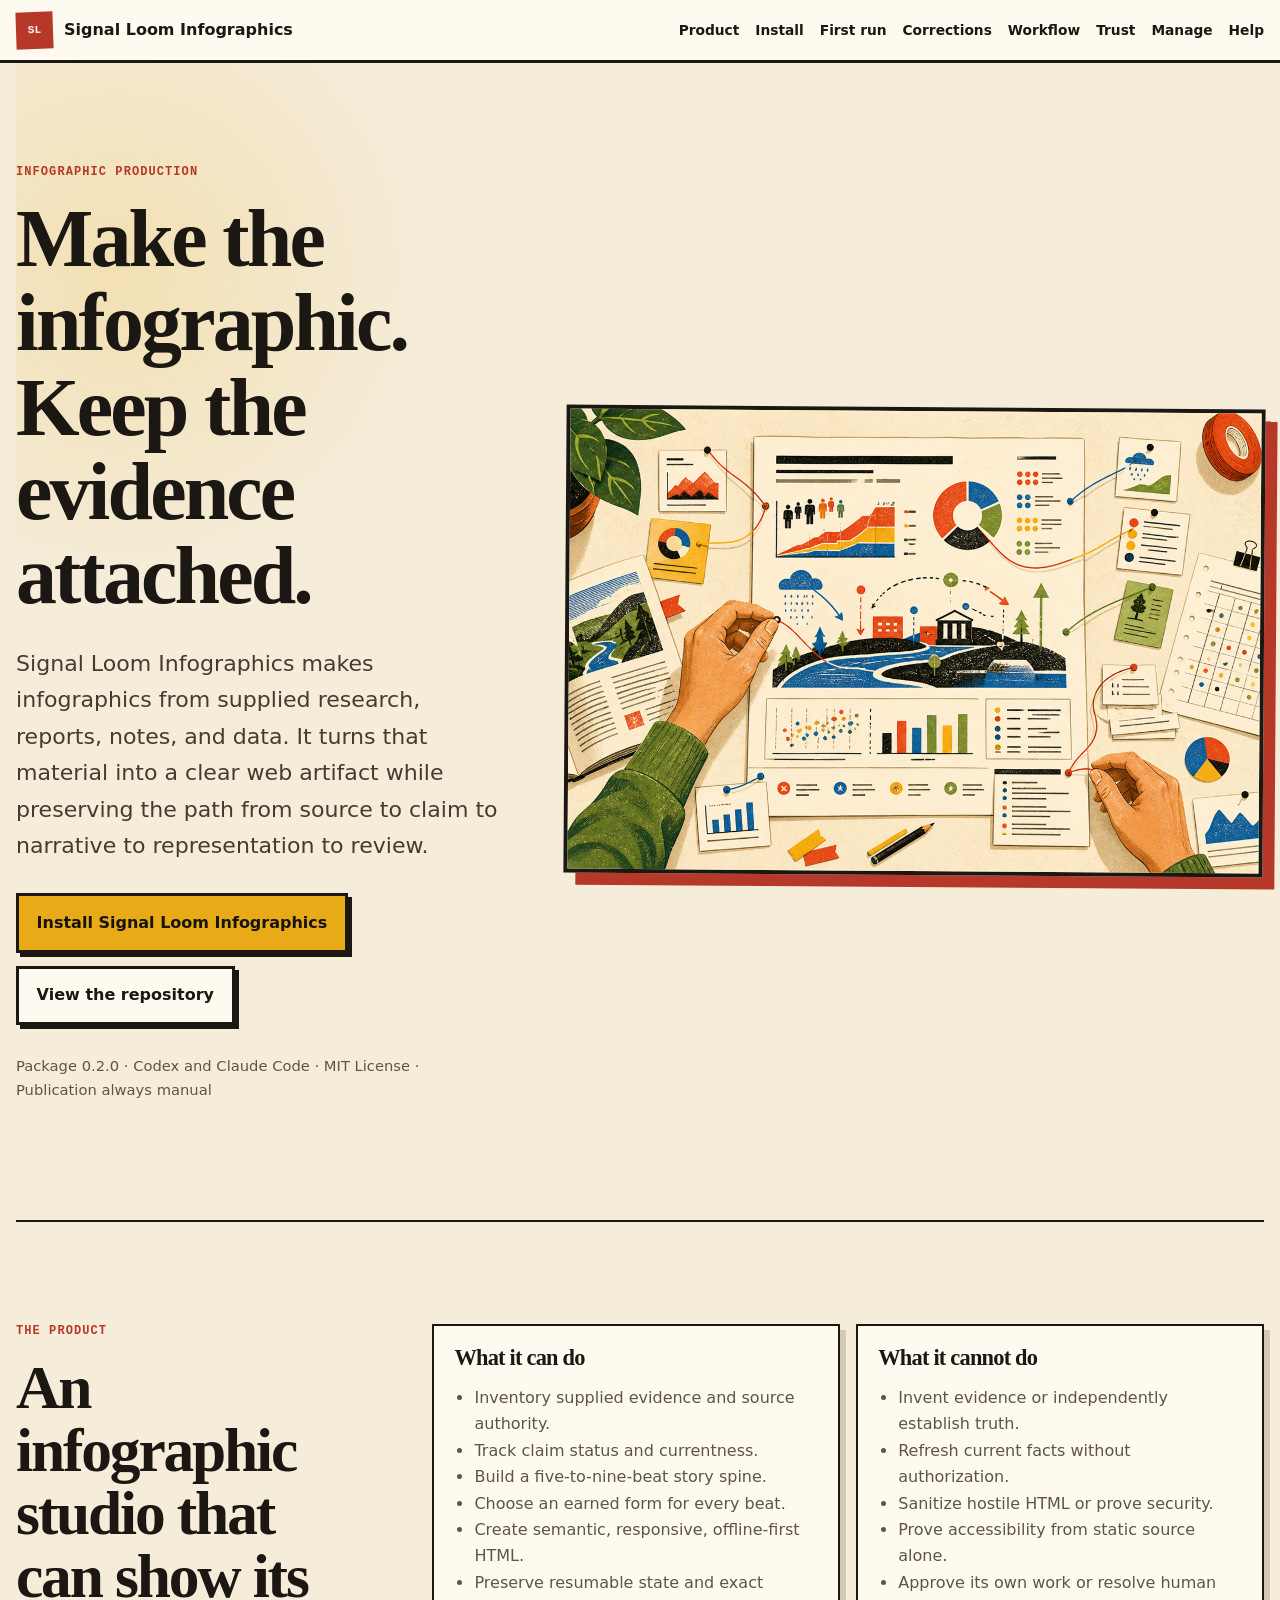
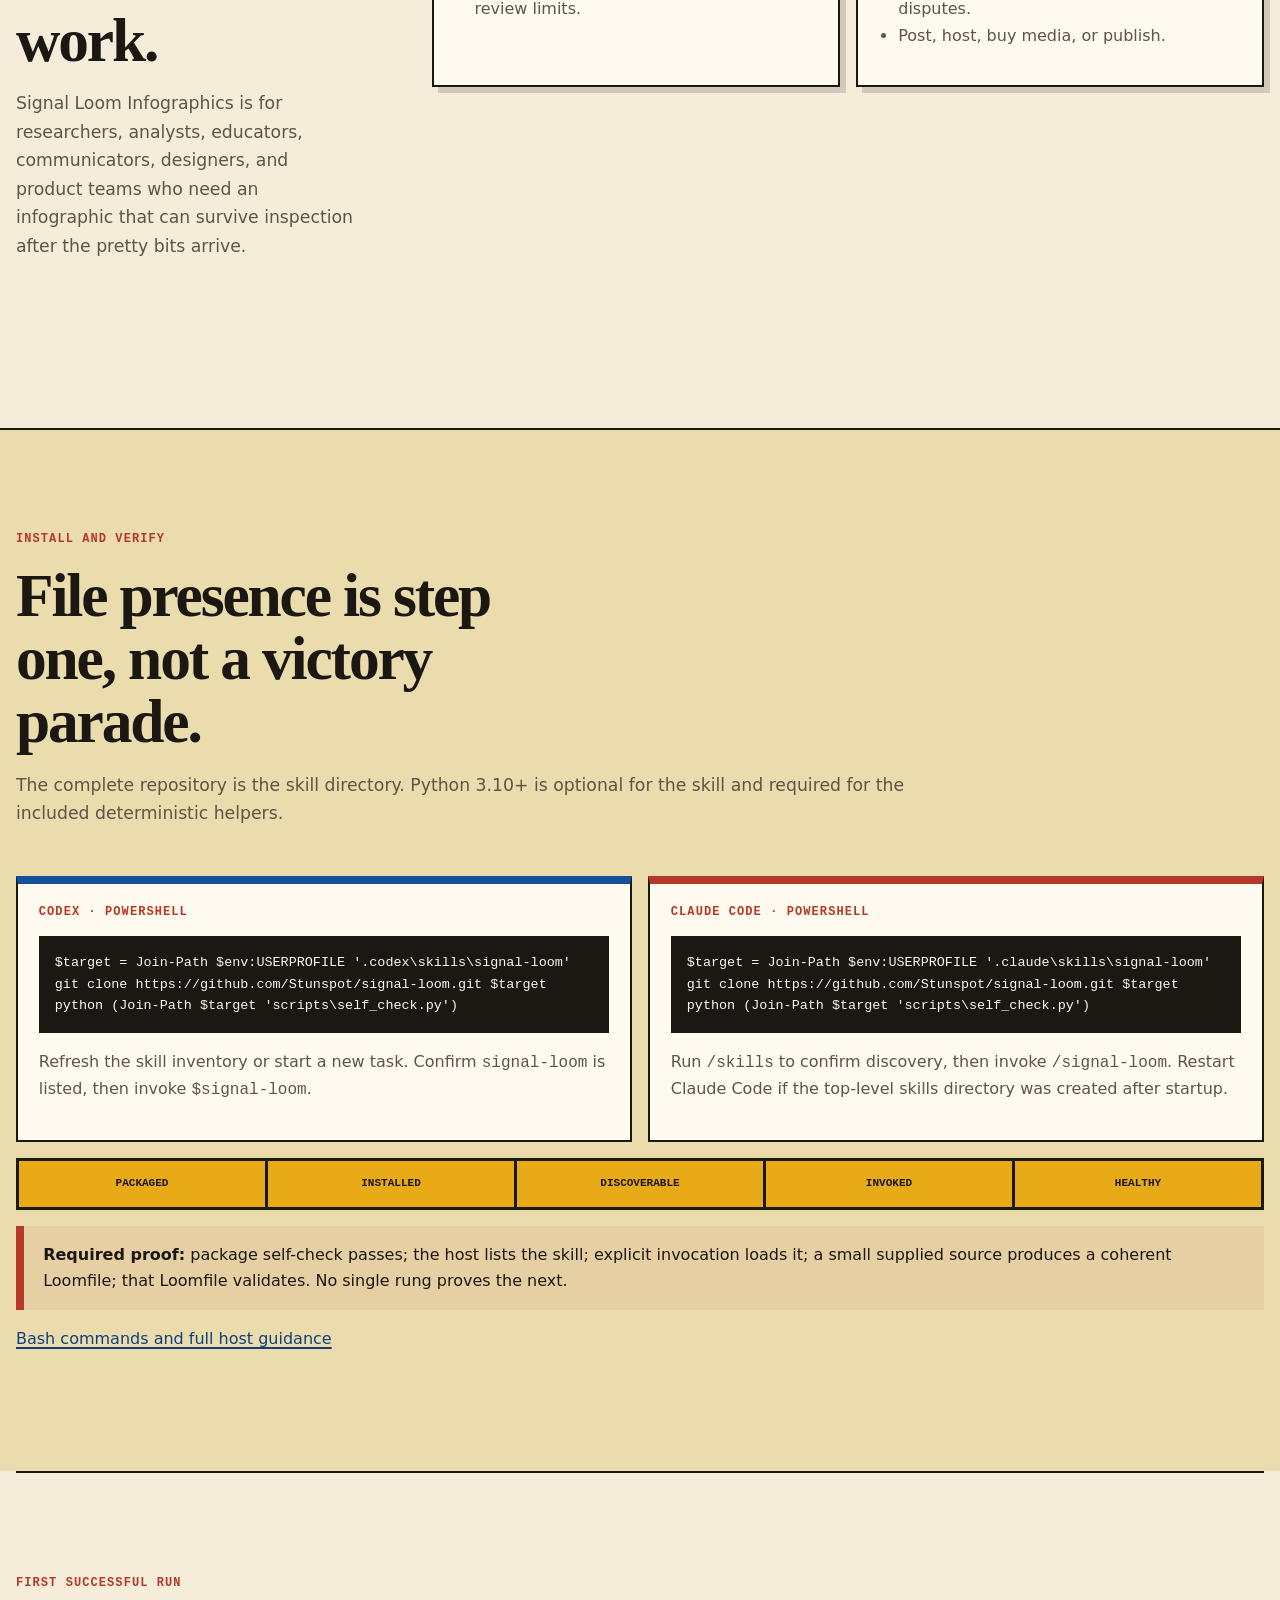
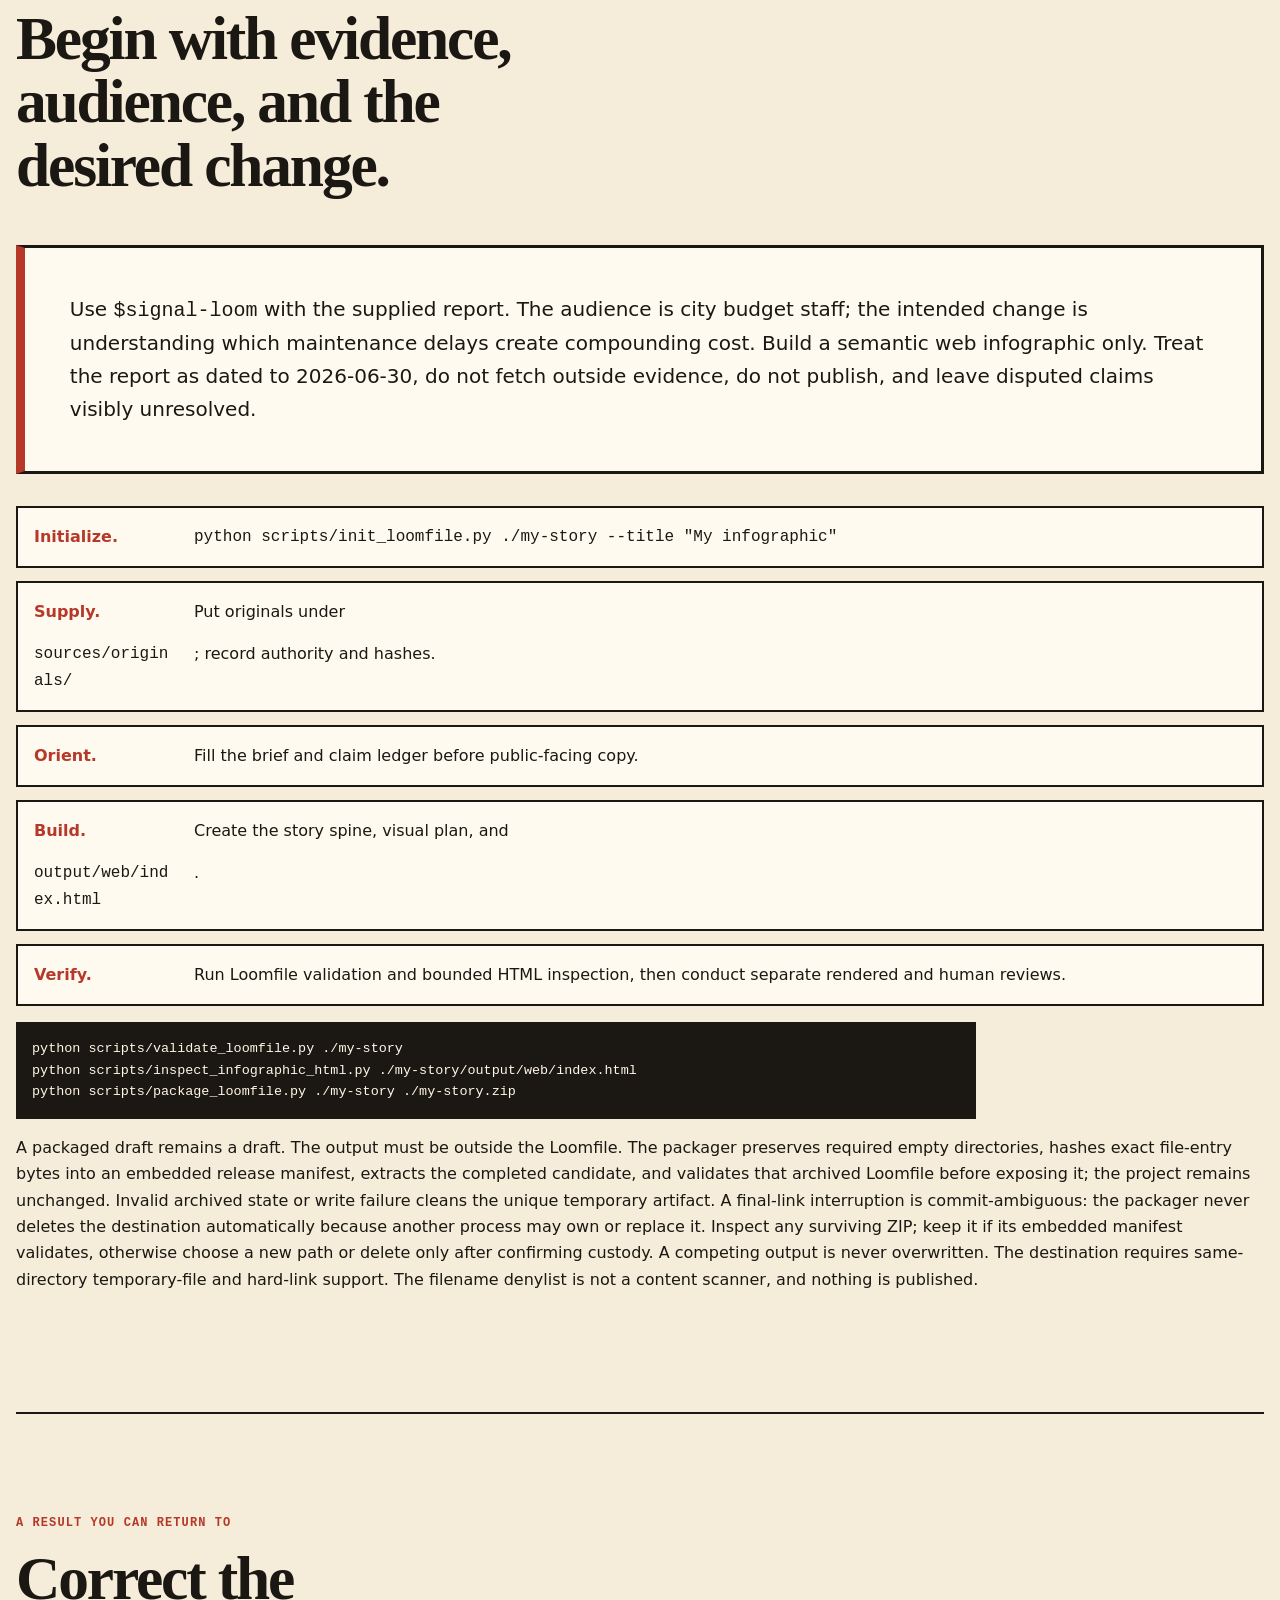
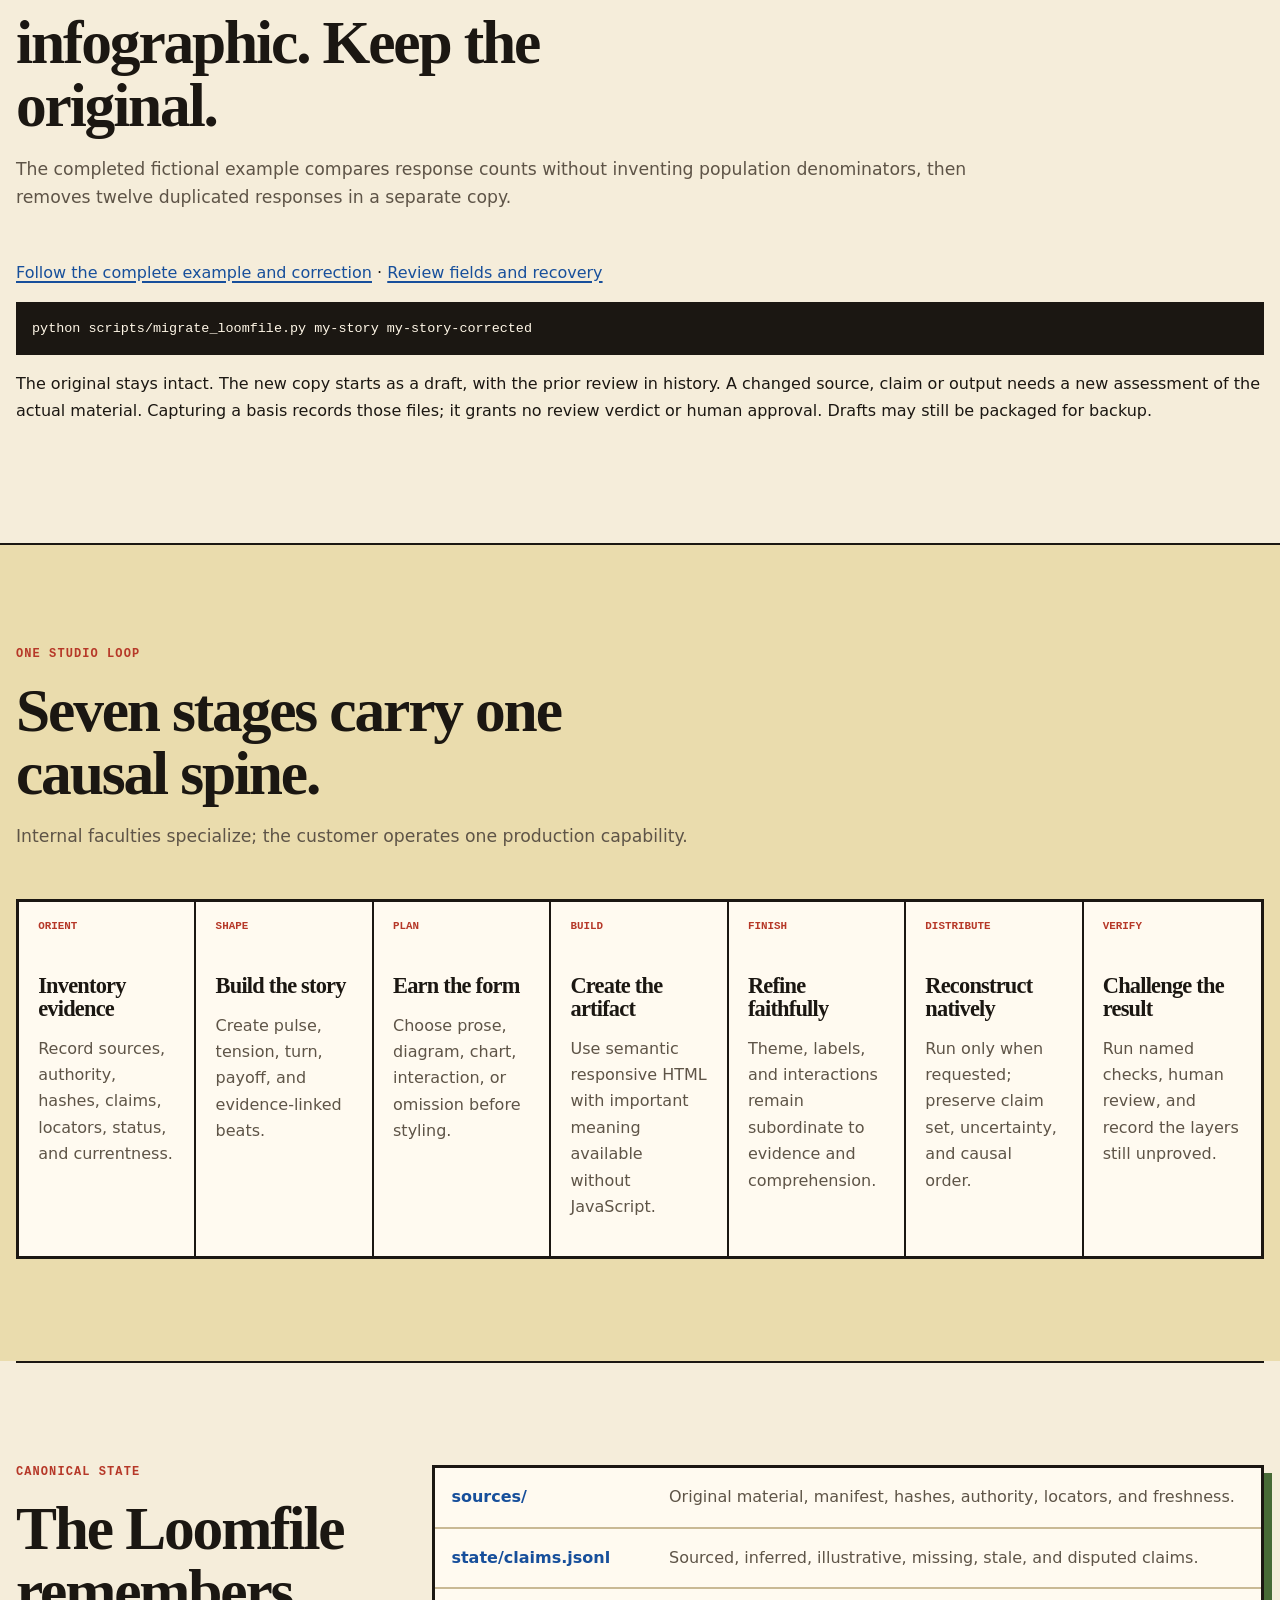
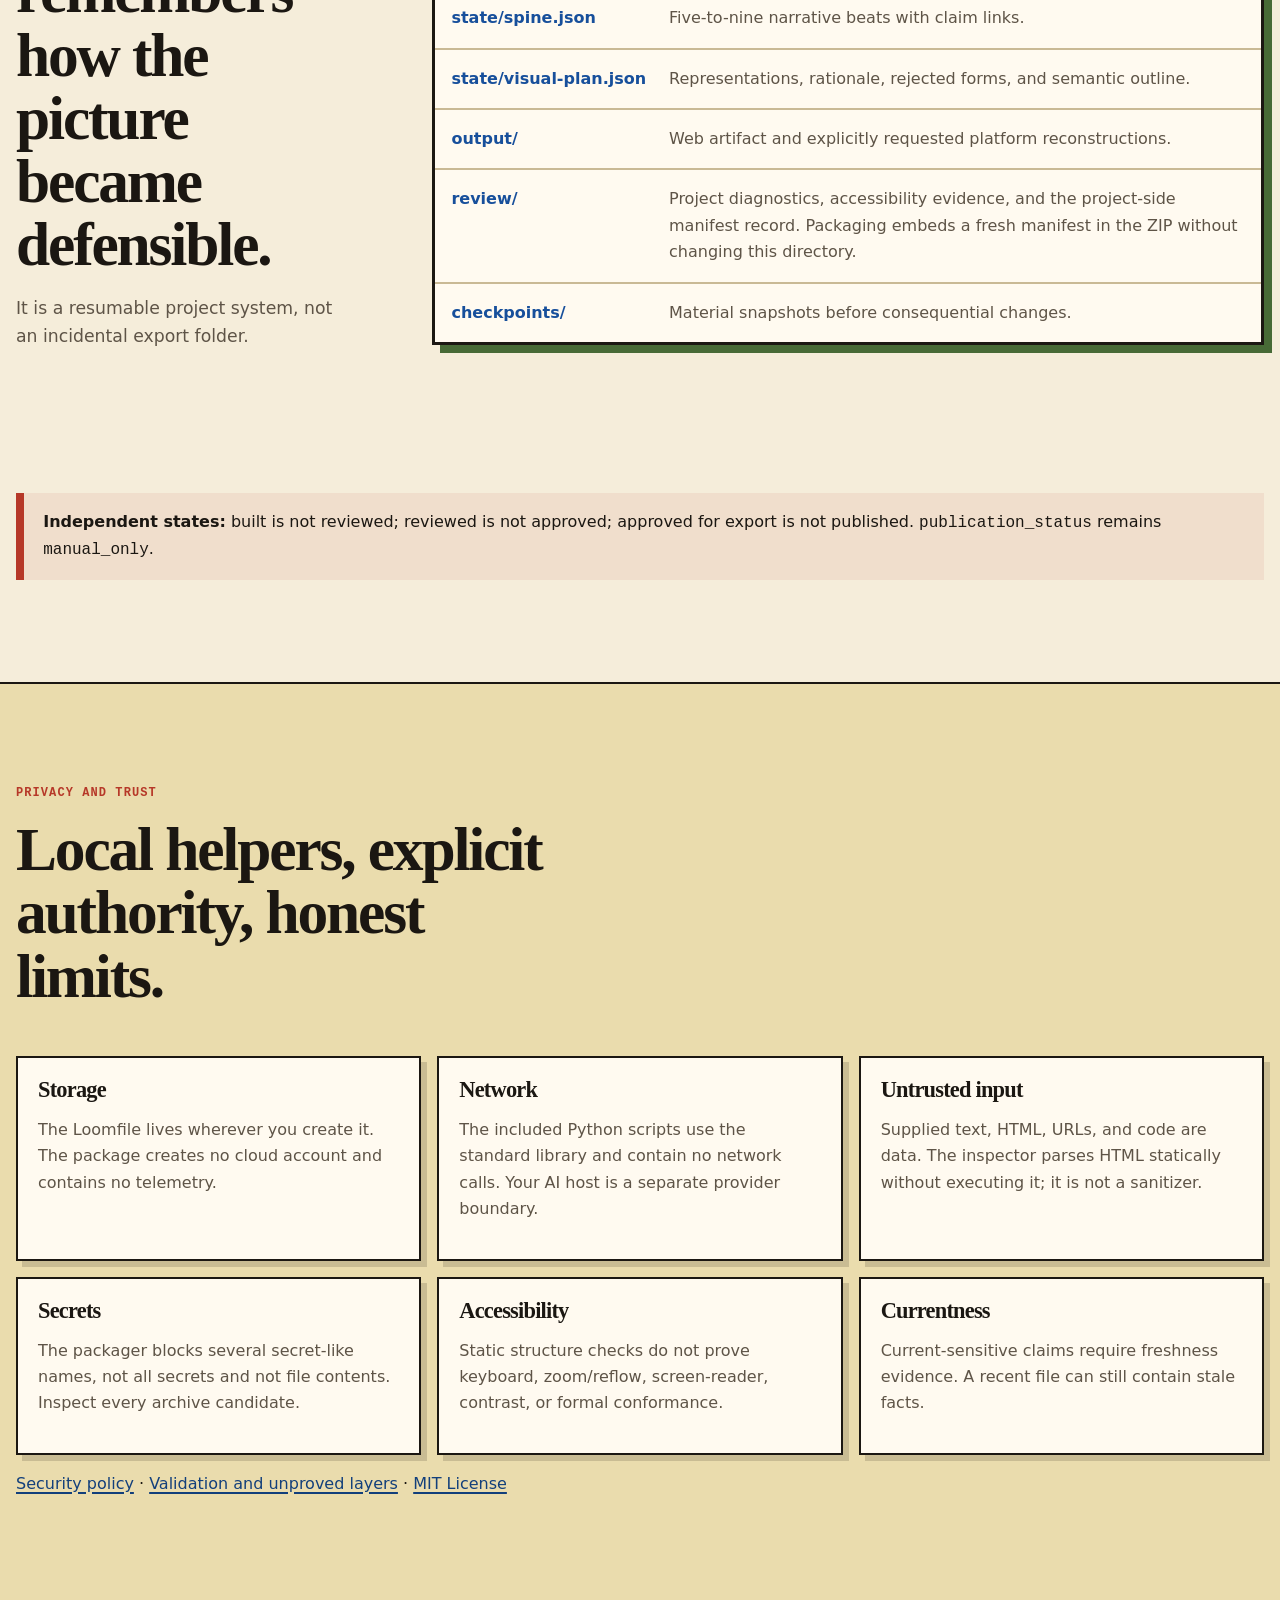
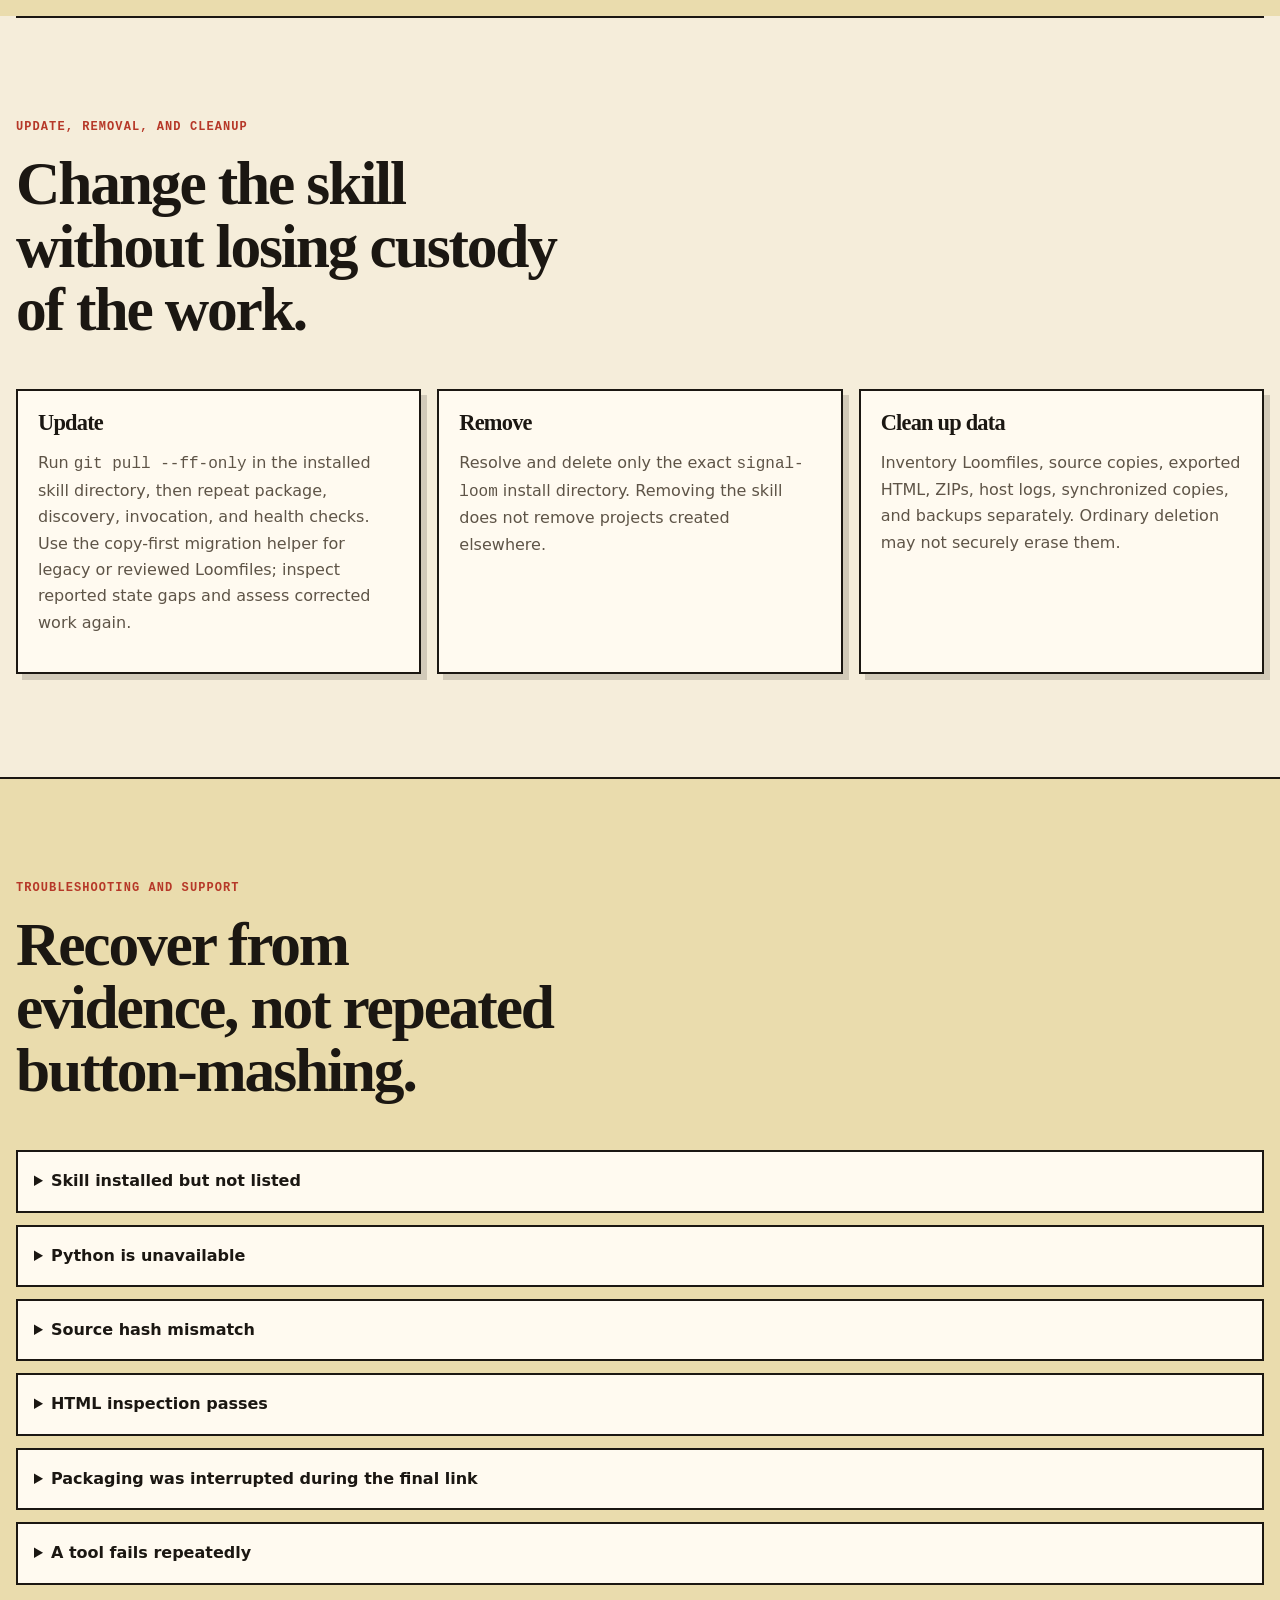
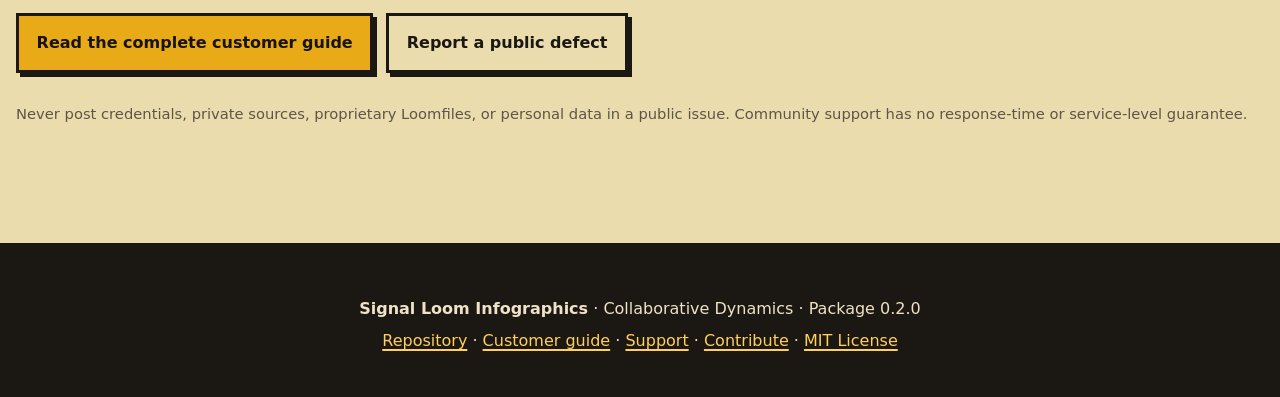
<file: docs/index.html>
<!doctype html>
<html lang="en">
<head>
  <meta charset="utf-8">
  <meta name="viewport" content="width=device-width, initial-scale=1">
  <meta name="description" content="Install and use Signal Loom Infographics to make source-bound infographics from supplied research, reports, notes, and data.">
  <meta name="theme-color" content="#17130f">
  <meta property="og:type" content="website">
  <meta property="og:title" content="Signal Loom Infographics">
  <meta property="og:description" content="Makes source-bound infographics from research and data.">
  <meta property="og:url" content="https://stunspot.github.io/signal-loom/">
  <meta property="og:image" content="https://stunspot.github.io/signal-loom/assets/signal-loom-social-card.jpg">
  <meta property="og:image:width" content="1731">
  <meta property="og:image:height" content="909">
  <meta property="og:image:alt" content="Signal Loom Infographics. Makes source-bound infographics from research and data. A printing loom turns connected evidence cards into a finished infographic.">
  <meta name="twitter:card" content="summary_large_image">
  <meta name="twitter:title" content="Signal Loom Infographics">
  <meta name="twitter:description" content="Makes source-bound infographics from research and data.">
  <meta name="twitter:image" content="https://stunspot.github.io/signal-loom/assets/signal-loom-social-card.jpg">
  <title>Signal Loom Infographics · Source-bound infographic production</title>
  <link rel="stylesheet" href="style.css">
</head>
<body>
  <a class="skip-link" href="#main">Skip to content</a>
  <header class="site-header">
    <nav aria-label="Primary navigation">
      <a class="brand" href="#top" aria-label="Signal Loom Infographics home"><span class="brand-mark" aria-hidden="true">SL</span><span>Signal Loom Infographics</span></a>
      <div class="nav-links">
        <a href="#product">Product</a><a href="#install">Install</a><a href="#first-run">First run</a><a href="#correction">Corrections</a><a href="#workflow">Workflow</a><a href="#trust">Trust</a><a href="#manage">Manage</a><a href="#help">Help</a>
      </div>
    </nav>
  </header>

  <main id="main">
    <section class="hero" id="top">
      <div class="hero-copy">
        <p class="eyebrow">Infographic production</p>
        <h1>Make the infographic. Keep the evidence attached.</h1>
        <p class="lede">Signal Loom Infographics makes infographics from supplied research, reports, notes, and data. It turns that material into a clear web artifact while preserving the path from source to claim to narrative to representation to review.</p>
        <div class="actions">
          <a class="button primary" href="#install">Install Signal Loom Infographics</a>
          <a class="button secondary" href="https://github.com/Stunspot/signal-loom">View the repository</a>
        </div>
        <p class="quiet">Package 0.2.0 · Codex and Claude Code · MIT License · Publication always manual</p>
      </div>
      <figure class="hero-visual">
        <img src="assets/signal-loom-pages-hero.png" width="1200" height="800" alt="An editor assembles a finished infographic from reports, data cards, charts, and citation slips connected by colored threads.">
      </figure>
    </section>

    <section class="section split" id="product">
      <div class="section-heading">
        <p class="eyebrow">The product</p>
        <h2>An infographic studio that can show its work.</h2>
        <p>Signal Loom Infographics is for researchers, analysts, educators, communicators, designers, and product teams who need an infographic that can survive inspection after the pretty bits arrive.</p>
      </div>
      <div class="card-grid two">
        <article><h3>What it can do</h3><ul><li>Inventory supplied evidence and source authority.</li><li>Track claim status and currentness.</li><li>Build a five-to-nine-beat story spine.</li><li>Choose an earned form for every beat.</li><li>Create semantic, responsive, offline-first HTML.</li><li>Preserve resumable state and exact review limits.</li></ul></article>
        <article><h3>What it cannot do</h3><ul><li>Invent evidence or independently establish truth.</li><li>Refresh current facts without authorization.</li><li>Sanitize hostile HTML or prove security.</li><li>Prove accessibility from static source alone.</li><li>Approve its own work or resolve human disputes.</li><li>Post, host, buy media, or publish.</li></ul></article>
      </div>
    </section>

    <section class="section paper" id="install">
      <div class="section-heading">
        <p class="eyebrow">Install and verify</p>
        <h2>File presence is step one, not a victory parade.</h2>
        <p>The complete repository is the skill directory. Python 3.10+ is optional for the skill and required for the included deterministic helpers.</p>
      </div>
      <div class="install-grid">
        <article>
          <p class="label">CODEX · POWERSHELL</p>
          <pre><code>$target = Join-Path $env:USERPROFILE '.codex\skills\signal-loom'
git clone https://github.com/Stunspot/signal-loom.git $target
python (Join-Path $target 'scripts\self_check.py')</code></pre>
          <p>Refresh the skill inventory or start a new task. Confirm <code>signal-loom</code> is listed, then invoke <code>$signal-loom</code>.</p>
        </article>
        <article>
          <p class="label">CLAUDE CODE · POWERSHELL</p>
          <pre><code>$target = Join-Path $env:USERPROFILE '.claude\skills\signal-loom'
git clone https://github.com/Stunspot/signal-loom.git $target
python (Join-Path $target 'scripts\self_check.py')</code></pre>
          <p>Run <code>/skills</code> to confirm discovery, then invoke <code>/signal-loom</code>. Restart Claude Code if the top-level skills directory was created after startup.</p>
        </article>
      </div>
      <div class="evidence-ladder" aria-label="Installation evidence ladder">
        <span>PACKAGED</span><span>INSTALLED</span><span>DISCOVERABLE</span><span>INVOKED</span><span>HEALTHY</span>
      </div>
      <p class="callout"><strong>Required proof:</strong> package self-check passes; the host lists the skill; explicit invocation loads it; a small supplied source produces a coherent Loomfile; that Loomfile validates. No single rung proves the next.</p>
      <p><a href="https://github.com/Stunspot/signal-loom/blob/main/docs/CUSTOMER-GUIDE.md#install">Bash commands and full host guidance</a></p>
    </section>

    <section class="section" id="first-run">
      <div class="section-heading">
        <p class="eyebrow">First successful run</p>
        <h2>Begin with evidence, audience, and the desired change.</h2>
      </div>
      <blockquote>Use <code>$signal-loom</code> with the supplied report. The audience is city budget staff; the intended change is understanding which maintenance delays create compounding cost. Build a semantic web infographic only. Treat the report as dated to 2026-06-30, do not fetch outside evidence, do not publish, and leave disputed claims visibly unresolved.</blockquote>
      <ol class="steps">
        <li><strong>Initialize.</strong><code>python scripts/init_loomfile.py ./my-story --title "My infographic"</code></li>
        <li><strong>Supply.</strong>Put originals under <code>sources/originals/</code>; record authority and hashes.</li>
        <li><strong>Orient.</strong>Fill the brief and claim ledger before public-facing copy.</li>
        <li><strong>Build.</strong>Create the story spine, visual plan, and <code>output/web/index.html</code>.</li>
        <li><strong>Verify.</strong>Run Loomfile validation and bounded HTML inspection, then conduct separate rendered and human reviews.</li>
      </ol>
      <div class="commands"><pre><code>python scripts/validate_loomfile.py ./my-story
python scripts/inspect_infographic_html.py ./my-story/output/web/index.html
python scripts/package_loomfile.py ./my-story ./my-story.zip</code></pre></div>
      <p>A packaged draft remains a draft. The output must be outside the Loomfile. The packager preserves required empty directories, hashes exact file-entry bytes into an embedded release manifest, extracts the completed candidate, and validates that archived Loomfile before exposing it; the project remains unchanged. Invalid archived state or write failure cleans the unique temporary artifact. A final-link interruption is commit-ambiguous: the packager never deletes the destination automatically because another process may own or replace it. Inspect any surviving ZIP; keep it if its embedded manifest validates, otherwise choose a new path or delete only after confirming custody. A competing output is never overwritten. The destination requires same-directory temporary-file and hard-link support. The filename denylist is not a content scanner, and nothing is published.</p>
    </section>

    <section class="section" id="correction">
      <div class="section-heading"><p class="eyebrow">A result you can return to</p><h2>Correct the infographic. Keep the original.</h2><p>The completed fictional example compares response counts without inventing population denominators, then removes twelve duplicated responses in a separate copy.</p></div>
      <p><a href="https://github.com/Stunspot/signal-loom/blob/main/examples/counts-and-rates/README.md">Follow the complete example and correction</a> · <a href="https://github.com/Stunspot/signal-loom/blob/main/docs/STATE-AND-REVIEW.md">Review fields and recovery</a></p>
      <pre><code>python scripts/migrate_loomfile.py my-story my-story-corrected</code></pre>
      <p>The original stays intact. The new copy starts as a draft, with the prior review in history. A changed source, claim or output needs a new assessment of the actual material. Capturing a basis records those files; it grants no review verdict or human approval. Drafts may still be packaged for backup.</p>
    </section>

    <section class="section paper" id="workflow">
      <div class="section-heading"><p class="eyebrow">One studio loop</p><h2>Seven stages carry one causal spine.</h2><p>Internal faculties specialize; the customer operates one production capability.</p></div>
      <div class="stage-grid">
        <article><span>ORIENT</span><h3>Inventory evidence</h3><p>Record sources, authority, hashes, claims, locators, status, and currentness.</p></article>
        <article><span>SHAPE</span><h3>Build the story</h3><p>Create pulse, tension, turn, payoff, and evidence-linked beats.</p></article>
        <article><span>PLAN</span><h3>Earn the form</h3><p>Choose prose, diagram, chart, interaction, or omission before styling.</p></article>
        <article><span>BUILD</span><h3>Create the artifact</h3><p>Use semantic responsive HTML with important meaning available without JavaScript.</p></article>
        <article><span>FINISH</span><h3>Refine faithfully</h3><p>Theme, labels, and interactions remain subordinate to evidence and comprehension.</p></article>
        <article><span>DISTRIBUTE</span><h3>Reconstruct natively</h3><p>Run only when requested; preserve claim set, uncertainty, and causal order.</p></article>
        <article><span>VERIFY</span><h3>Challenge the result</h3><p>Run named checks, human review, and record the layers still unproved.</p></article>
      </div>
    </section>

    <section class="section split" id="state">
      <div class="section-heading"><p class="eyebrow">Canonical state</p><h2>The Loomfile remembers how the picture became defensible.</h2><p>It is a resumable project system, not an incidental export folder.</p></div>
      <div class="loomfile">
        <dl>
          <div><dt>sources/</dt><dd>Original material, manifest, hashes, authority, locators, and freshness.</dd></div>
          <div><dt>state/claims.jsonl</dt><dd>Sourced, inferred, illustrative, missing, stale, and disputed claims.</dd></div>
          <div><dt>state/spine.json</dt><dd>Five-to-nine narrative beats with claim links.</dd></div>
          <div><dt>state/visual-plan.json</dt><dd>Representations, rationale, rejected forms, and semantic outline.</dd></div>
          <div><dt>output/</dt><dd>Web artifact and explicitly requested platform reconstructions.</dd></div>
          <div><dt>review/</dt><dd>Project diagnostics, accessibility evidence, and the project-side manifest record. Packaging embeds a fresh manifest in the ZIP without changing this directory.</dd></div>
          <div><dt>checkpoints/</dt><dd>Material snapshots before consequential changes.</dd></div>
        </dl>
      </div>
      <p class="callout full"><strong>Independent states:</strong> built is not reviewed; reviewed is not approved; approved for export is not published. <code>publication_status</code> remains <code>manual_only</code>.</p>
    </section>

    <section class="section paper" id="trust">
      <div class="section-heading"><p class="eyebrow">Privacy and trust</p><h2>Local helpers, explicit authority, honest limits.</h2></div>
      <div class="card-grid three">
        <article><h3>Storage</h3><p>The Loomfile lives wherever you create it. The package creates no cloud account and contains no telemetry.</p></article>
        <article><h3>Network</h3><p>The included Python scripts use the standard library and contain no network calls. Your AI host is a separate provider boundary.</p></article>
        <article><h3>Untrusted input</h3><p>Supplied text, HTML, URLs, and code are data. The inspector parses HTML statically without executing it; it is not a sanitizer.</p></article>
        <article><h3>Secrets</h3><p>The packager blocks several secret-like names, not all secrets and not file contents. Inspect every archive candidate.</p></article>
        <article><h3>Accessibility</h3><p>Static structure checks do not prove keyboard, zoom/reflow, screen-reader, contrast, or formal conformance.</p></article>
        <article><h3>Currentness</h3><p>Current-sensitive claims require freshness evidence. A recent file can still contain stale facts.</p></article>
      </div>
      <p><a href="https://github.com/Stunspot/signal-loom/blob/main/SECURITY.md">Security policy</a> · <a href="https://github.com/Stunspot/signal-loom/blob/main/VALIDATION.md">Validation and unproved layers</a> · <a href="https://github.com/Stunspot/signal-loom/blob/main/LICENSE.md">MIT License</a></p>
    </section>

    <section class="section" id="manage">
      <div class="section-heading"><p class="eyebrow">Update, removal, and cleanup</p><h2>Change the skill without losing custody of the work.</h2></div>
      <div class="card-grid three">
        <article><h3>Update</h3><p>Run <code>git pull --ff-only</code> in the installed skill directory, then repeat package, discovery, invocation, and health checks. Use the copy-first migration helper for legacy or reviewed Loomfiles; inspect reported state gaps and assess corrected work again.</p></article>
        <article><h3>Remove</h3><p>Resolve and delete only the exact <code>signal-loom</code> install directory. Removing the skill does not remove projects created elsewhere.</p></article>
        <article><h3>Clean up data</h3><p>Inventory Loomfiles, source copies, exported HTML, ZIPs, host logs, synchronized copies, and backups separately. Ordinary deletion may not securely erase them.</p></article>
      </div>
    </section>

    <section class="section paper" id="help">
      <div class="section-heading"><p class="eyebrow">Troubleshooting and support</p><h2>Recover from evidence, not repeated button-mashing.</h2></div>
      <div class="faq">
        <details><summary>Skill installed but not listed</summary><p>Confirm the path ends in <code>signal-loom/SKILL.md</code>, keep all supporting directories beside it, refresh or restart the host, and inspect its actual inventory.</p></details>
        <details><summary>Python is unavailable</summary><p>Use the universal copy-paste fallback and mark initialization, hashing, parsing, tests, packaging, rendering, and archive inspection <code>unexecuted</code>.</p></details>
        <details><summary>Source hash mismatch</summary><p>Stop and establish why the bytes changed. Update the source record deliberately, revisit dependent claims, and invalidate reviews bound to the old hash.</p></details>
        <details><summary>HTML inspection passes</summary><p>That proves only the named static rules. Rendered behavior, sanitization, accessibility, security, factual accuracy, and professional fitness remain separate.</p></details>
        <details><summary>Packaging was interrupted during the final link</summary><p>Do not rerun against or delete the same path automatically. If a ZIP survives, treat ownership as unknown: list and extract it read-only into a new empty directory, validate the extracted Loomfile, and compare project and source identity. Keep it only when it is valid and expected; otherwise leave it untouched and choose a new output filename.</p></details>
        <details><summary>A tool fails repeatedly</summary><p>Record the exact failure, preserved evidence, missing evidence, smallest safe retry, and re-entry condition. After unchanged repetition, change route or stop.</p></details>
      </div>
      <div class="actions">
        <a class="button primary" href="https://github.com/Stunspot/signal-loom/blob/main/docs/CUSTOMER-GUIDE.md">Read the complete customer guide</a>
        <a class="button secondary dark" href="https://github.com/Stunspot/signal-loom/issues">Report a public defect</a>
      </div>
      <p class="quiet dark-text">Never post credentials, private sources, proprietary Loomfiles, or personal data in a public issue. Community support has no response-time or service-level guarantee.</p>
    </section>
  </main>

  <footer>
    <p><strong>Signal Loom Infographics</strong> · Collaborative Dynamics · Package 0.2.0</p>
    <p><a href="https://github.com/Stunspot/signal-loom">Repository</a> · <a href="https://github.com/Stunspot/signal-loom/blob/main/docs/CUSTOMER-GUIDE.md">Customer guide</a> · <a href="https://github.com/Stunspot/signal-loom/blob/main/SUPPORT.md">Support</a> · <a href="https://github.com/Stunspot/signal-loom/blob/main/CONTRIBUTING.md">Contribute</a> · <a href="https://github.com/Stunspot/signal-loom/blob/main/LICENSE.md">MIT License</a></p>
  </footer>
</body>
</html>
</file>
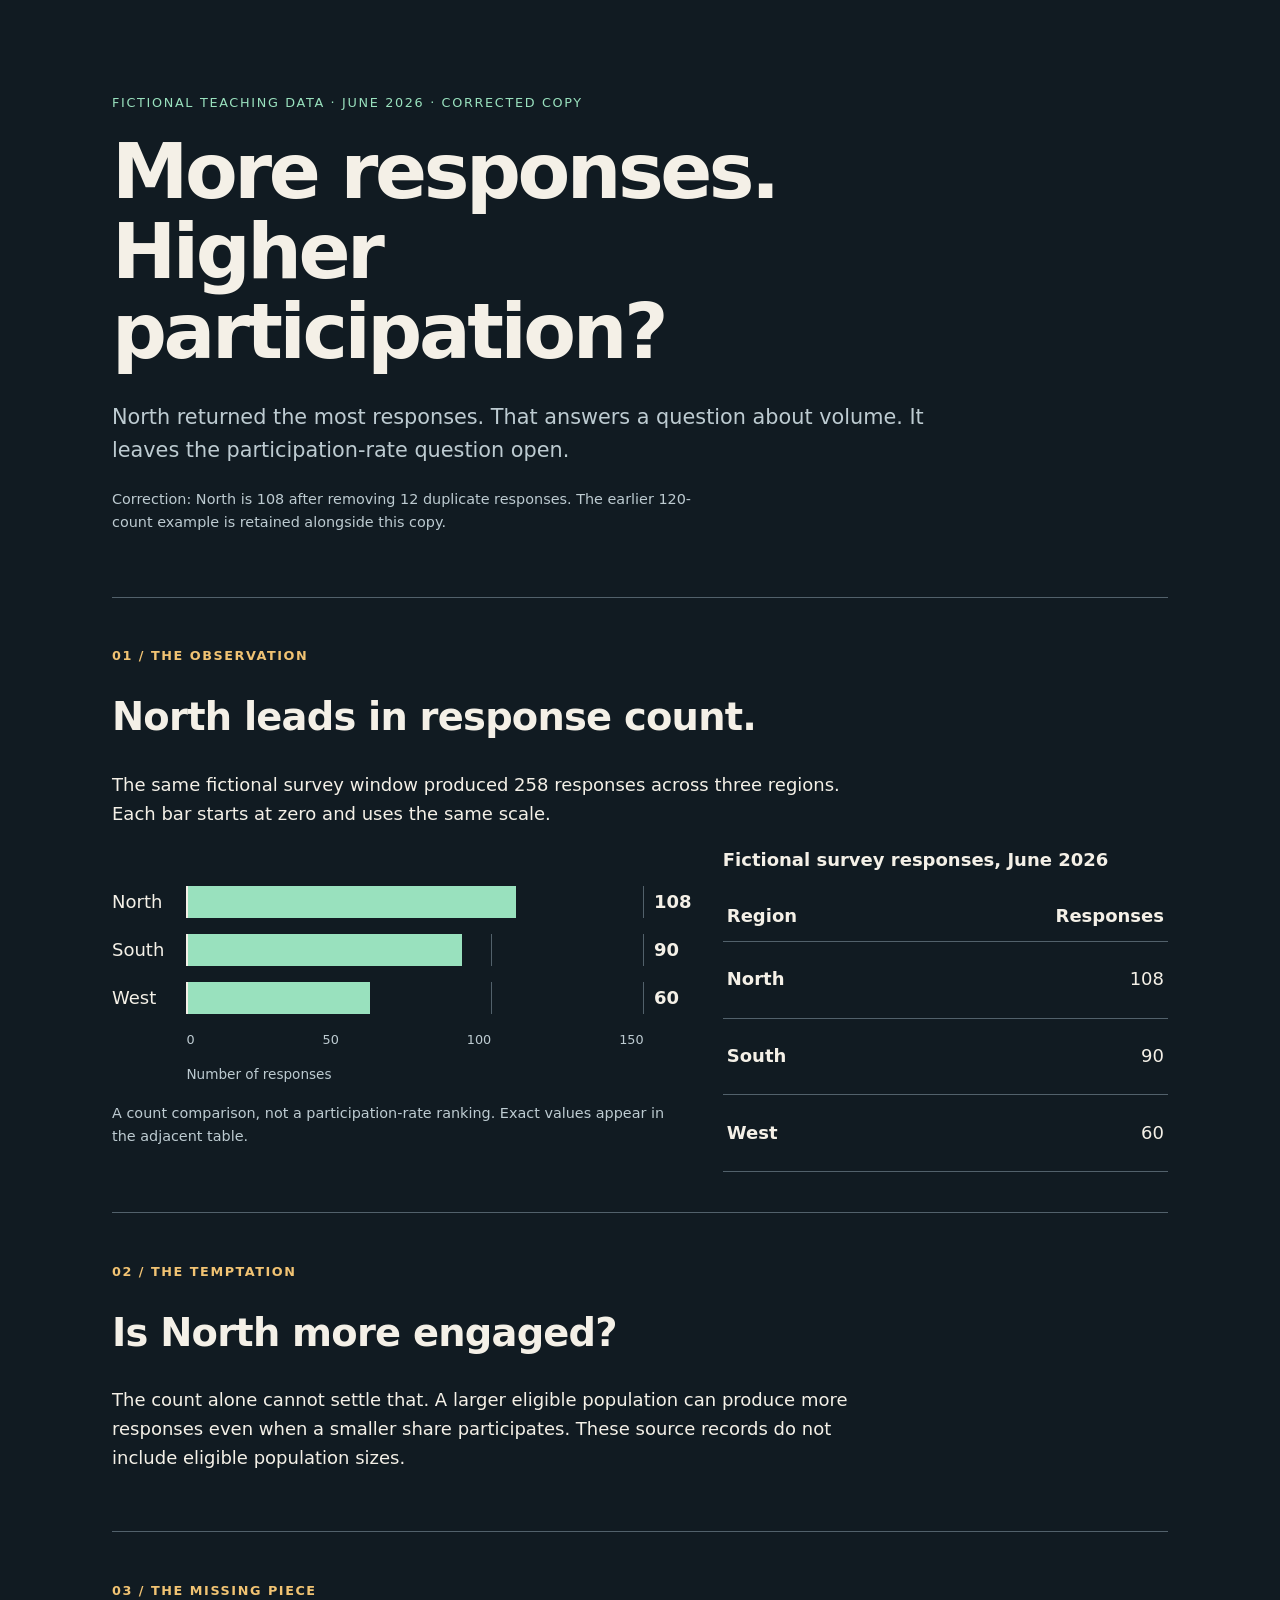
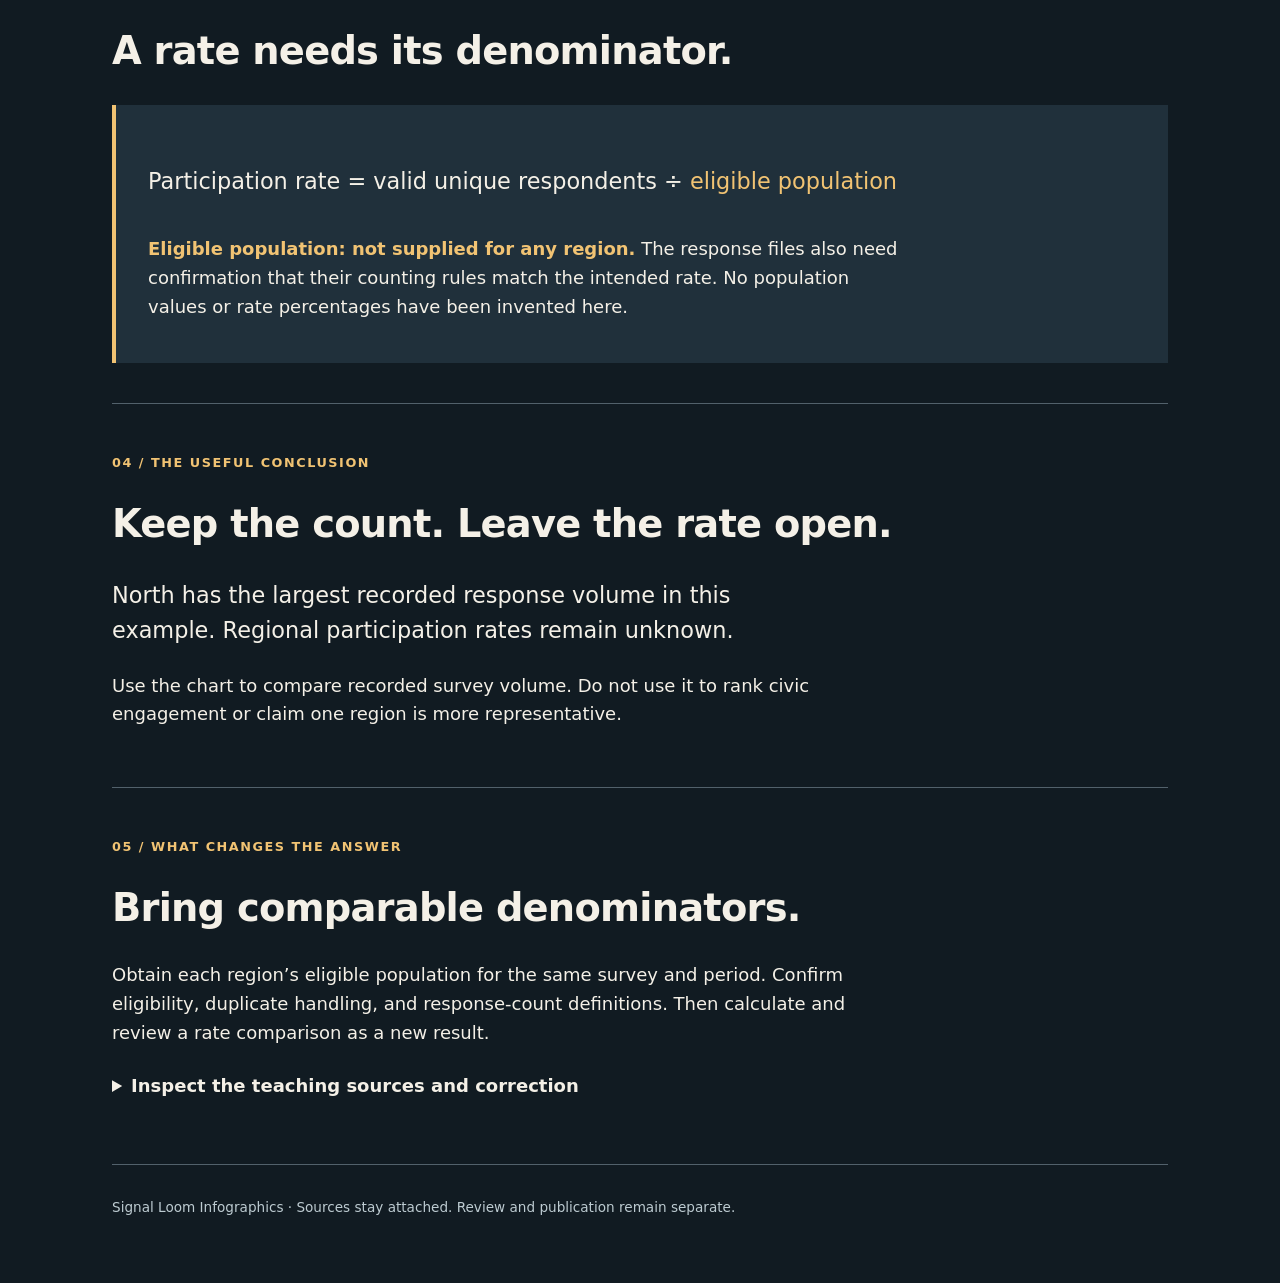
<file: examples/counts-and-rates/corrected/output/web/index.html>
<!doctype html>
<html lang="en"><head><meta charset="utf-8"><meta name="viewport" content="width=device-width,initial-scale=1">
<title>More responses. Higher participation? | Signal Loom teaching example</title>
<meta name="description" content="A fictional count comparison explains why response counts cannot rank regional participation rates without population denominators.">
<style>
:root{color-scheme:dark;--bg:#111b22;--ink:#f4f0e7;--muted:#bdcbd1;--mint:#99e1be;--gold:#f1c373;--line:#52616b}
*{box-sizing:border-box}body{margin:0;background:var(--bg);color:var(--ink);font:18px/1.6 system-ui,sans-serif}a{color:var(--mint);text-underline-offset:.2em}a:focus-visible,summary:focus-visible{outline:3px solid var(--gold);outline-offset:5px}.skip{position:absolute;left:1rem;top:-10rem}.skip:focus{top:1rem;background:var(--bg);padding:1rem;z-index:2}header,main,footer{width:min(66rem,calc(100% - 2.5rem));margin:auto}header{padding:5rem 0 3rem;border-bottom:1px solid var(--line)}.eyebrow{font-size:.8rem;letter-spacing:.13em;text-transform:uppercase;color:var(--mint)}h1{font-size:clamp(2.6rem,6vw,5.1rem);line-height:1.04;letter-spacing:-.045em;max-width:15ch;margin:1.2rem 0 1.8rem}h2{font-size:clamp(1.7rem,3vw,2.6rem);line-height:1.14;letter-spacing:-.02em}h3{font-size:1.1rem}p{max-width:66ch}.lede{font-size:1.3rem;color:var(--muted)}.section{padding:2.5rem 0;border-bottom:1px solid var(--line)}.step{font:700 .8rem/1 system-ui;letter-spacing:.12em;color:var(--gold)}.comparison{display:grid;gap:2rem;grid-template-columns:1.3fr 1fr}.chart{margin:1.5rem 0}.row{display:grid;grid-template-columns:4rem 1fr 2.3rem;align-items:center;gap:.65rem;margin:1rem 0}.track{height:2rem;border-left:2px solid var(--ink);background:repeating-linear-gradient(90deg,transparent,transparent calc(33.333% - 1px),#52616b calc(33.333% - 1px),#52616b 33.333%)}.bar{height:100%;background:var(--mint)}.axis{display:flex;justify-content:space-between;margin-left:4.65rem;margin-right:2.95rem;color:var(--muted);font-size:.8rem}.unit{margin-left:4.65rem;color:var(--muted);font-size:.85rem}figcaption{font-size:.9rem;color:var(--muted);margin-top:1rem}table{border-collapse:collapse;width:100%;font-variant-numeric:tabular-nums}caption{text-align:left;margin-bottom:1rem;font-weight:600}th,td{padding:.65rem .25rem;border-bottom:1px solid var(--line);text-align:left}th:last-child,td:last-child{text-align:right}.turn{border-left:4px solid var(--gold);padding:1.5rem 2rem;background:#20303b}.turn strong{color:var(--gold)}.formula{font-size:clamp(1.05rem,2vw,1.4rem);padding:.8rem 0}.formula span{color:var(--gold)}.callout{font-size:1.4rem;max-width:48ch}.source{font-size:.9rem;color:var(--muted)}summary{cursor:pointer;font-weight:600}details{margin:1.5rem 0}footer{padding:2rem 0 4rem;font-size:.85rem;color:var(--muted)}@media(max-width:700px){.comparison{grid-template-columns:1fr}header{padding-top:3.5rem}.turn{padding:1rem}.row{grid-template-columns:3.7rem 1fr 2.2rem}.axis{margin-left:4.35rem;margin-right:2.85rem}.unit{margin-left:4.35rem}}@media(prefers-reduced-motion:reduce){*{scroll-behavior:auto}}@media print{body{background:white;color:#17252b}.section{break-inside:avoid}a{color:inherit}.turn{background:#eee}.bar{print-color-adjust:exact}.eyebrow,.step,.source,.lede,footer,figcaption,.unit,.axis{color:#36454f}}
</style></head><body><a class="skip" href="#main">Skip to the evidence</a>
<header><p class="eyebrow">Fictional teaching data · June 2026 · Corrected copy</p><h1>More responses.<br>Higher participation?</h1><p class="lede">North returned the most responses. That answers a question about volume. It leaves the participation-rate question open.</p><p class="source">Correction: North is 108 after removing 12 duplicate responses. The earlier 120-count example is retained alongside this copy.</p></header>
<main id="main"><section class="section" aria-labelledby="volume"><p class="step">01 / THE OBSERVATION</p><h2 id="volume">North leads in response count.</h2><p>The same fictional survey window produced 258 responses across three regions. Each bar starts at zero and uses the same scale.</p><div class="comparison"><figure class="chart" aria-labelledby="chart-caption"><div aria-hidden="true">
<div class="row"><span>North</span><div class="track"><div class="bar" style="width:72.000%"></div></div><strong>108</strong></div><div class="row"><span>South</span><div class="track"><div class="bar" style="width:60.000%"></div></div><strong>90</strong></div><div class="row"><span>West</span><div class="track"><div class="bar" style="width:40.000%"></div></div><strong>60</strong></div>
<div class="axis"><span>0</span><span>50</span><span>100</span><span>150</span></div><p class="unit">Number of responses</p></div><figcaption id="chart-caption">A count comparison, not a participation-rate ranking. Exact values appear in the adjacent table.</figcaption></figure><table><caption>Fictional survey responses, June 2026</caption><thead><tr><th scope="col">Region</th><th scope="col">Responses</th></tr></thead><tbody><tr><th scope="row">North</th><td>108</td></tr><tr><th scope="row">South</th><td>90</td></tr><tr><th scope="row">West</th><td>60</td></tr></tbody></table></div></section>
<section class="section" aria-labelledby="question"><p class="step">02 / THE TEMPTATION</p><h2 id="question">Is North more engaged?</h2><p>The count alone cannot settle that. A larger eligible population can produce more responses even when a smaller share participates. These source records do not include eligible population sizes.</p></section>
<section class="section" aria-labelledby="turn"><p class="step">03 / THE MISSING PIECE</p><h2 id="turn">A rate needs its denominator.</h2><div class="turn"><p class="formula">Participation rate = valid unique respondents ÷ <span>eligible population</span></p><p><strong>Eligible population: not supplied for any region.</strong> The response files also need confirmation that their counting rules match the intended rate. No population values or rate percentages have been invented here.</p></div></section>
<section class="section" aria-labelledby="meaning"><p class="step">04 / THE USEFUL CONCLUSION</p><h2 id="meaning">Keep the count. Leave the rate open.</h2><p class="callout">North has the largest recorded response volume in this example. Regional participation rates remain unknown.</p><p>Use the chart to compare recorded survey volume. Do not use it to rank civic engagement or claim one region is more representative.</p></section>
<section class="section" aria-labelledby="next"><p class="step">05 / WHAT CHANGES THE ANSWER</p><h2 id="next">Bring comparable denominators.</h2><p>Obtain each region’s eligible population for the same survey and period. Confirm eligibility, duplicate handling, and response-count definitions. Then calculate and review a rate comparison as a new result.</p><details><summary>Inspect the teaching sources and correction</summary><p><a href="../../sources/originals/responses.csv">Original fictional CSV</a> · <a href="../../sources/originals/source-note.md">Source scope and missing fields</a> · <a href="../../sources/originals/correction.md">Correction note</a> · <a href="../../sources/originals/responses-corrected.csv">Corrected CSV</a></p><p>The values were invented to teach this distinction. They describe no actual community or survey. This artifact is a local teaching result; it has no human export approval or publication claim.</p></details></section></main><footer>Signal Loom Infographics · Sources stay attached. Review and publication remain separate.</footer></body></html>
</file>
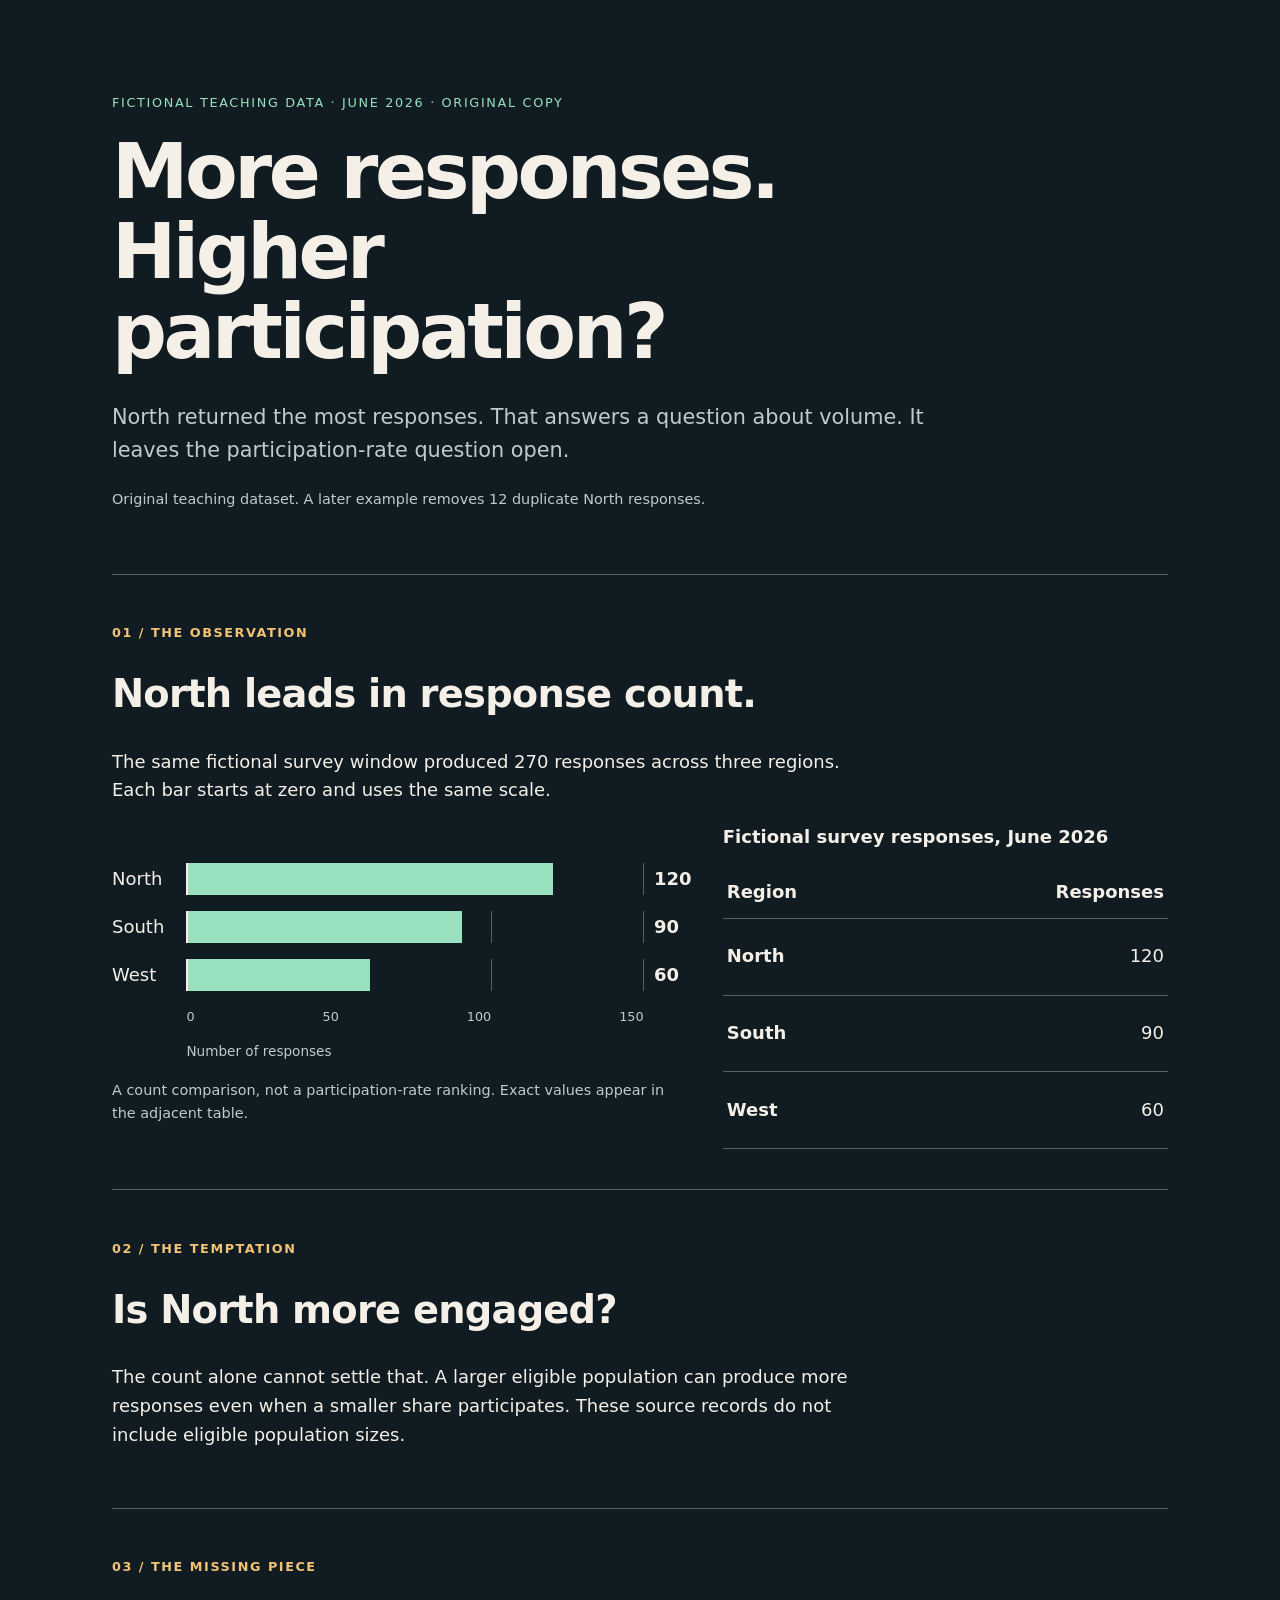
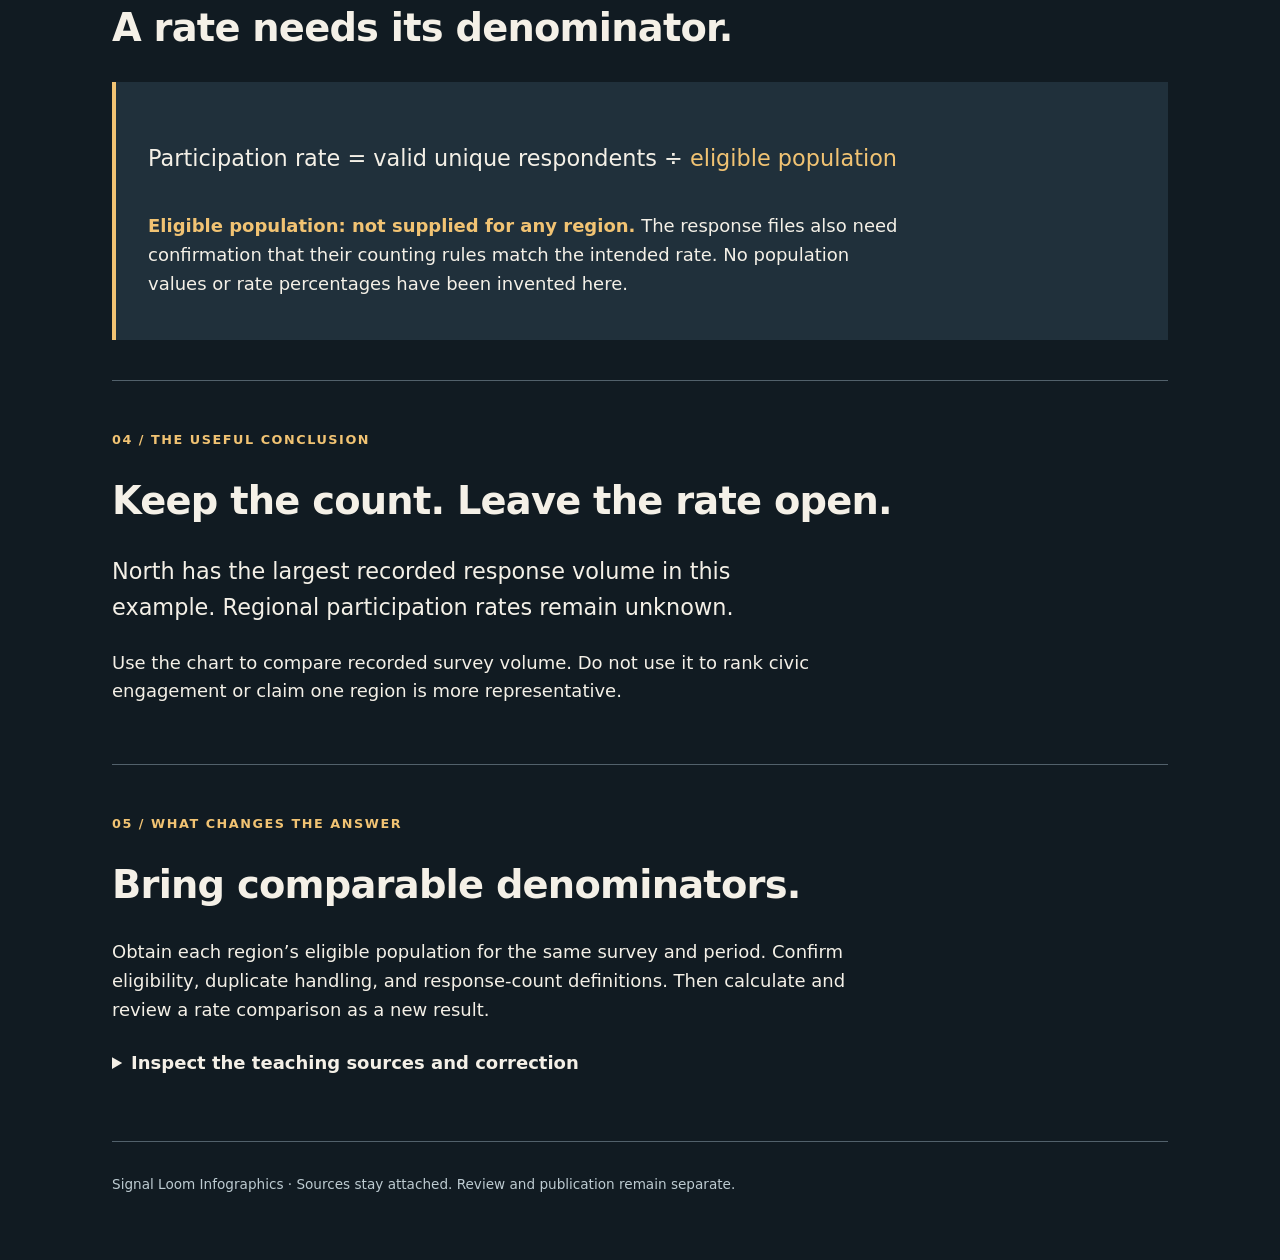
<file: examples/counts-and-rates/original/output/web/index.html>
<!doctype html>
<html lang="en"><head><meta charset="utf-8"><meta name="viewport" content="width=device-width,initial-scale=1">
<title>More responses. Higher participation? | Signal Loom teaching example</title>
<meta name="description" content="A fictional count comparison explains why response counts cannot rank regional participation rates without population denominators.">
<style>
:root{color-scheme:dark;--bg:#111b22;--ink:#f4f0e7;--muted:#bdcbd1;--mint:#99e1be;--gold:#f1c373;--line:#52616b}
*{box-sizing:border-box}body{margin:0;background:var(--bg);color:var(--ink);font:18px/1.6 system-ui,sans-serif}a{color:var(--mint);text-underline-offset:.2em}a:focus-visible,summary:focus-visible{outline:3px solid var(--gold);outline-offset:5px}.skip{position:absolute;left:1rem;top:-10rem}.skip:focus{top:1rem;background:var(--bg);padding:1rem;z-index:2}header,main,footer{width:min(66rem,calc(100% - 2.5rem));margin:auto}header{padding:5rem 0 3rem;border-bottom:1px solid var(--line)}.eyebrow{font-size:.8rem;letter-spacing:.13em;text-transform:uppercase;color:var(--mint)}h1{font-size:clamp(2.6rem,6vw,5.1rem);line-height:1.04;letter-spacing:-.045em;max-width:15ch;margin:1.2rem 0 1.8rem}h2{font-size:clamp(1.7rem,3vw,2.6rem);line-height:1.14;letter-spacing:-.02em}h3{font-size:1.1rem}p{max-width:66ch}.lede{font-size:1.3rem;color:var(--muted)}.section{padding:2.5rem 0;border-bottom:1px solid var(--line)}.step{font:700 .8rem/1 system-ui;letter-spacing:.12em;color:var(--gold)}.comparison{display:grid;gap:2rem;grid-template-columns:1.3fr 1fr}.chart{margin:1.5rem 0}.row{display:grid;grid-template-columns:4rem 1fr 2.3rem;align-items:center;gap:.65rem;margin:1rem 0}.track{height:2rem;border-left:2px solid var(--ink);background:repeating-linear-gradient(90deg,transparent,transparent calc(33.333% - 1px),#52616b calc(33.333% - 1px),#52616b 33.333%)}.bar{height:100%;background:var(--mint)}.axis{display:flex;justify-content:space-between;margin-left:4.65rem;margin-right:2.95rem;color:var(--muted);font-size:.8rem}.unit{margin-left:4.65rem;color:var(--muted);font-size:.85rem}figcaption{font-size:.9rem;color:var(--muted);margin-top:1rem}table{border-collapse:collapse;width:100%;font-variant-numeric:tabular-nums}caption{text-align:left;margin-bottom:1rem;font-weight:600}th,td{padding:.65rem .25rem;border-bottom:1px solid var(--line);text-align:left}th:last-child,td:last-child{text-align:right}.turn{border-left:4px solid var(--gold);padding:1.5rem 2rem;background:#20303b}.turn strong{color:var(--gold)}.formula{font-size:clamp(1.05rem,2vw,1.4rem);padding:.8rem 0}.formula span{color:var(--gold)}.callout{font-size:1.4rem;max-width:48ch}.source{font-size:.9rem;color:var(--muted)}summary{cursor:pointer;font-weight:600}details{margin:1.5rem 0}footer{padding:2rem 0 4rem;font-size:.85rem;color:var(--muted)}@media(max-width:700px){.comparison{grid-template-columns:1fr}header{padding-top:3.5rem}.turn{padding:1rem}.row{grid-template-columns:3.7rem 1fr 2.2rem}.axis{margin-left:4.35rem;margin-right:2.85rem}.unit{margin-left:4.35rem}}@media(prefers-reduced-motion:reduce){*{scroll-behavior:auto}}@media print{body{background:white;color:#17252b}.section{break-inside:avoid}a{color:inherit}.turn{background:#eee}.bar{print-color-adjust:exact}.eyebrow,.step,.source,.lede,footer,figcaption,.unit,.axis{color:#36454f}}
</style></head><body><a class="skip" href="#main">Skip to the evidence</a>
<header><p class="eyebrow">Fictional teaching data · June 2026 · Original copy</p><h1>More responses.<br>Higher participation?</h1><p class="lede">North returned the most responses. That answers a question about volume. It leaves the participation-rate question open.</p><p class="source">Original teaching dataset. A later example removes 12 duplicate North responses.</p></header>
<main id="main"><section class="section" aria-labelledby="volume"><p class="step">01 / THE OBSERVATION</p><h2 id="volume">North leads in response count.</h2><p>The same fictional survey window produced 270 responses across three regions. Each bar starts at zero and uses the same scale.</p><div class="comparison"><figure class="chart" aria-labelledby="chart-caption"><div aria-hidden="true">
<div class="row"><span>North</span><div class="track"><div class="bar" style="width:80.000%"></div></div><strong>120</strong></div><div class="row"><span>South</span><div class="track"><div class="bar" style="width:60.000%"></div></div><strong>90</strong></div><div class="row"><span>West</span><div class="track"><div class="bar" style="width:40.000%"></div></div><strong>60</strong></div>
<div class="axis"><span>0</span><span>50</span><span>100</span><span>150</span></div><p class="unit">Number of responses</p></div><figcaption id="chart-caption">A count comparison, not a participation-rate ranking. Exact values appear in the adjacent table.</figcaption></figure><table><caption>Fictional survey responses, June 2026</caption><thead><tr><th scope="col">Region</th><th scope="col">Responses</th></tr></thead><tbody><tr><th scope="row">North</th><td>120</td></tr><tr><th scope="row">South</th><td>90</td></tr><tr><th scope="row">West</th><td>60</td></tr></tbody></table></div></section>
<section class="section" aria-labelledby="question"><p class="step">02 / THE TEMPTATION</p><h2 id="question">Is North more engaged?</h2><p>The count alone cannot settle that. A larger eligible population can produce more responses even when a smaller share participates. These source records do not include eligible population sizes.</p></section>
<section class="section" aria-labelledby="turn"><p class="step">03 / THE MISSING PIECE</p><h2 id="turn">A rate needs its denominator.</h2><div class="turn"><p class="formula">Participation rate = valid unique respondents ÷ <span>eligible population</span></p><p><strong>Eligible population: not supplied for any region.</strong> The response files also need confirmation that their counting rules match the intended rate. No population values or rate percentages have been invented here.</p></div></section>
<section class="section" aria-labelledby="meaning"><p class="step">04 / THE USEFUL CONCLUSION</p><h2 id="meaning">Keep the count. Leave the rate open.</h2><p class="callout">North has the largest recorded response volume in this example. Regional participation rates remain unknown.</p><p>Use the chart to compare recorded survey volume. Do not use it to rank civic engagement or claim one region is more representative.</p></section>
<section class="section" aria-labelledby="next"><p class="step">05 / WHAT CHANGES THE ANSWER</p><h2 id="next">Bring comparable denominators.</h2><p>Obtain each region’s eligible population for the same survey and period. Confirm eligibility, duplicate handling, and response-count definitions. Then calculate and review a rate comparison as a new result.</p><details><summary>Inspect the teaching sources and correction</summary><p><a href="../../sources/originals/responses.csv">Original fictional CSV</a> · <a href="../../sources/originals/source-note.md">Source scope and missing fields</a></p><p>The values were invented to teach this distinction. They describe no actual community or survey. This artifact is a local teaching result; it has no human export approval or publication claim.</p></details></section></main><footer>Signal Loom Infographics · Sources stay attached. Review and publication remain separate.</footer></body></html>
</file>
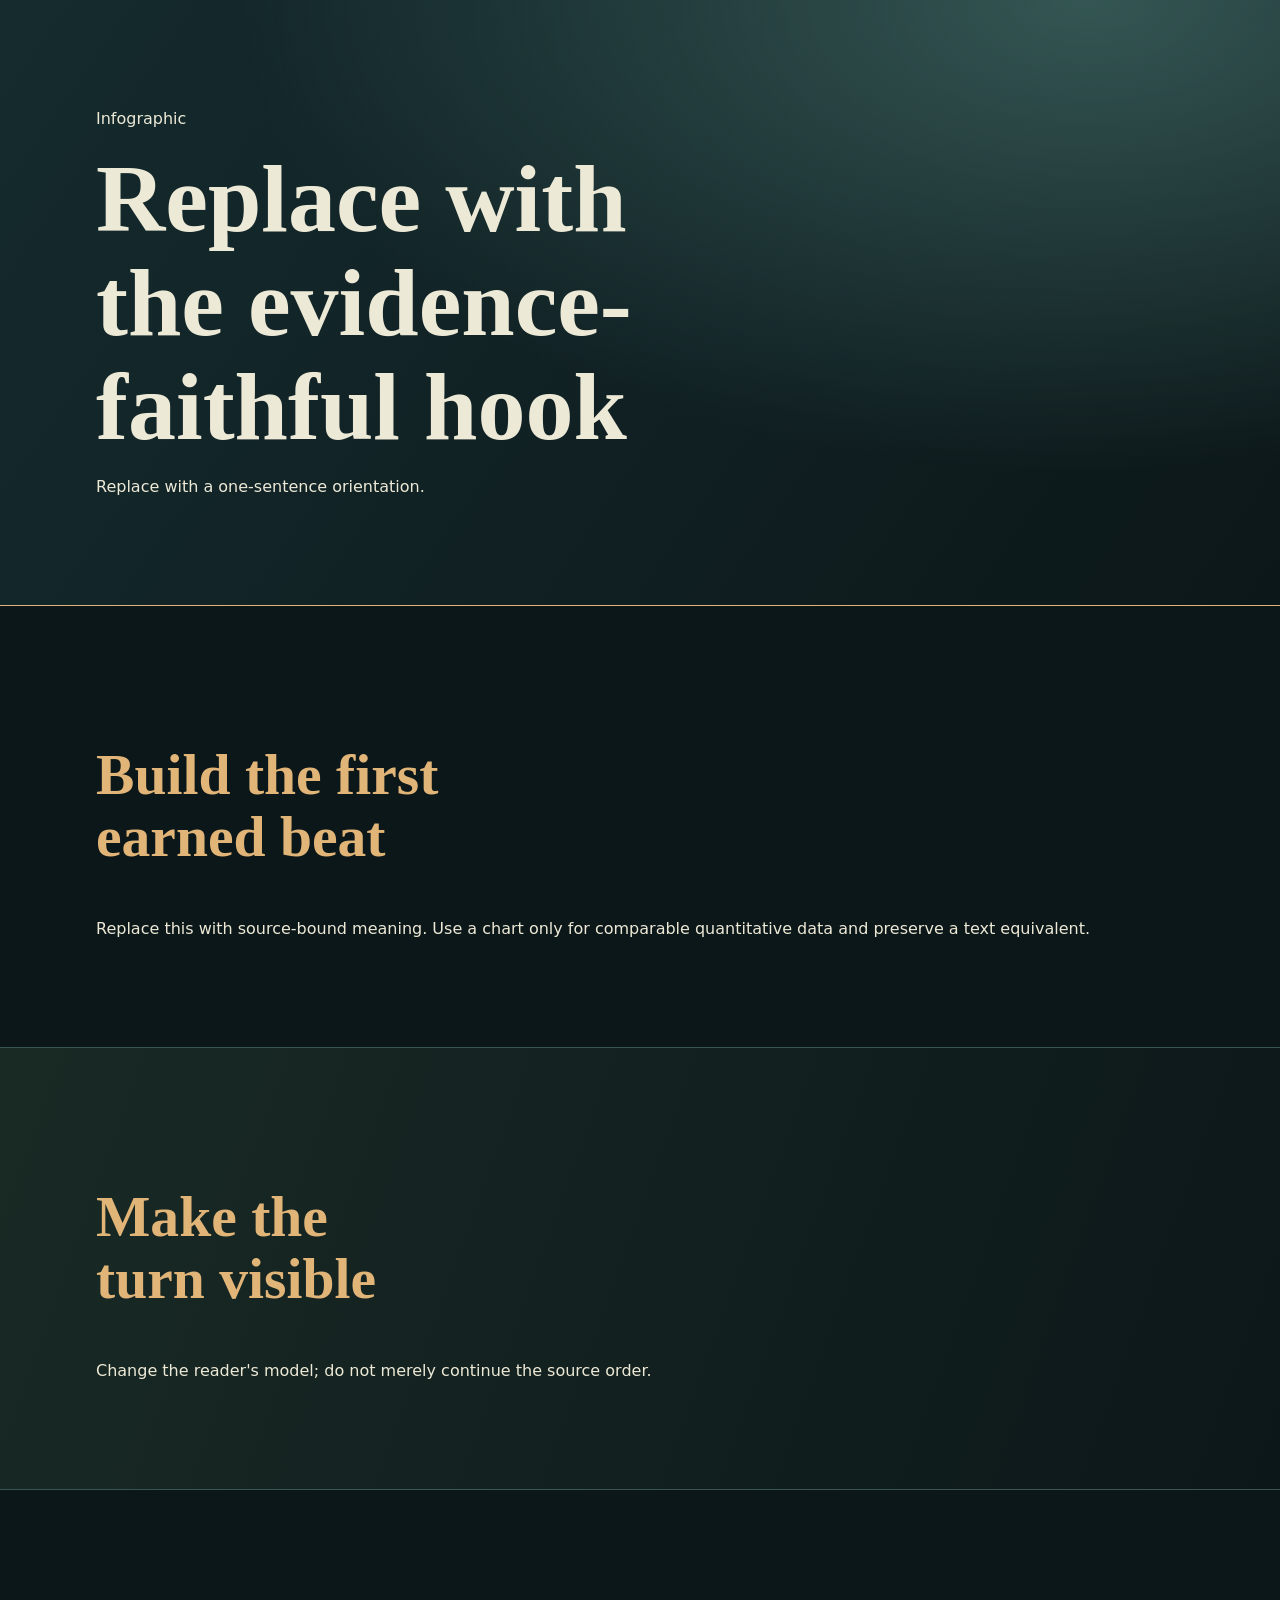
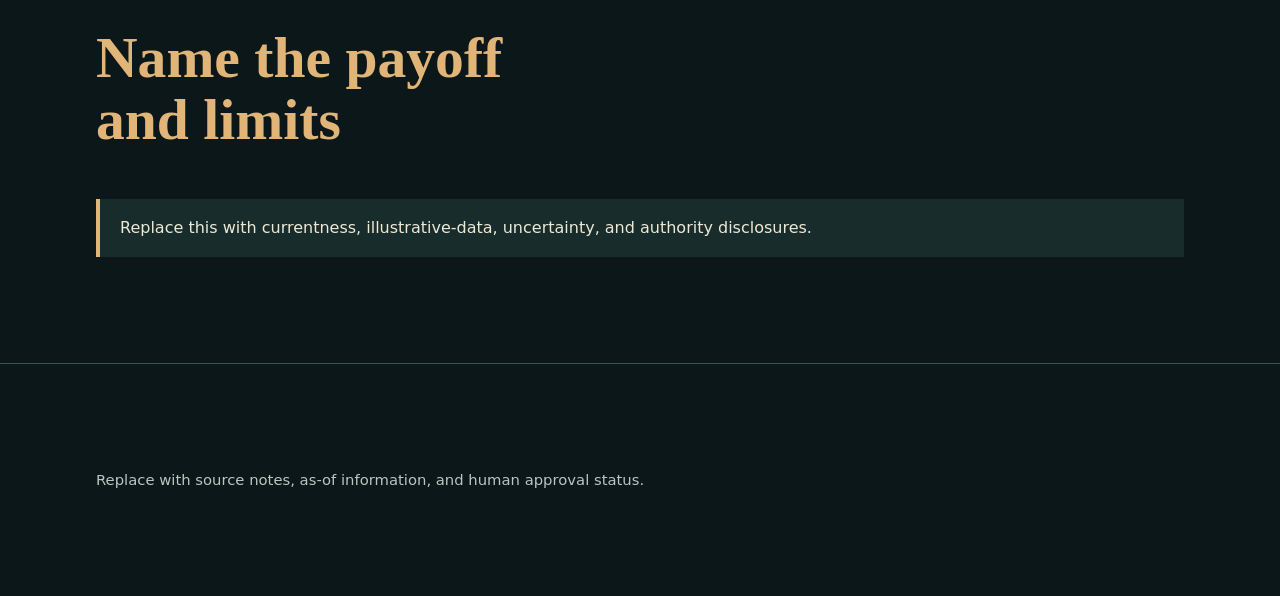
<file: assets/semantic-infographic.template.html>
<!doctype html>
<html lang="en">
<head>
  <meta charset="utf-8">
  <meta name="viewport" content="width=device-width, initial-scale=1">
  <meta name="description" content="Replace with a source-bound description before review.">
  <meta property="og:title" content="Untitled infographic">
  <meta name="twitter:card" content="summary_large_image">
  <title>Untitled infographic</title>
  <style>
    :root { --ink:#ede9d7; --paper:#0c1719; --accent:#e1b478; --line:#385551; --surface:#182c2b; }
    * { box-sizing:border-box; }
    body { margin:0; color:var(--ink); background:var(--paper); font:1rem/1.6 system-ui,sans-serif; }
    .wrap { width:min(68rem,calc(100% - 2rem)); margin-inline:auto; }
    header,main section,footer { padding:clamp(2.5rem,7vw,6rem) 0; }
    header { color:var(--ink); background:radial-gradient(ellipse at 85% 0%,#345653 0%,transparent 55%),linear-gradient(125deg,#152b2e,#0c1719); border-bottom:1px solid var(--accent); }
    h1,h2 { max-width:18ch; font-family:Georgia,serif; line-height:1.08; text-wrap:balance; }
    h1 { margin:0; font-size:clamp(2.8rem,8vw,6rem); }
    h2 { font-size:clamp(2rem,5vw,3.6rem); }
    main section { border-bottom:1px solid var(--line); }
    .disclosure { padding:1rem 1.25rem; color:var(--ink); background:var(--surface); border-left:4px solid var(--accent); }
    main section:nth-child(2) { background:linear-gradient(110deg,#192a25,transparent); }
    h2 { color:var(--accent); }
    footer { color:#b7c8c1; font-size:.925rem; }
    @media (prefers-reduced-motion:reduce) { *,*::before,*::after { animation:none!important; transition:none!important; scroll-behavior:auto!important; } }
  </style>
</head>
<body>
  <header><div class="wrap"><p>Infographic</p><h1>Replace with the evidence-faithful hook</h1><p>Replace with a one-sentence orientation.</p></div></header>
  <main>
    <section><div class="wrap"><h2>Build the first earned beat</h2><p>Replace this with source-bound meaning. Use a chart only for comparable quantitative data and preserve a text equivalent.</p></div></section>
    <section><div class="wrap"><h2>Make the turn visible</h2><p>Change the reader's model; do not merely continue the source order.</p></div></section>
    <section><div class="wrap"><h2>Name the payoff and limits</h2><p class="disclosure">Replace this with currentness, illustrative-data, uncertainty, and authority disclosures.</p></div></section>
  </main>
  <footer><div class="wrap"><p>Replace with source notes, as-of information, and human approval status.</p></div></footer>
</body>
</html>
</file>
<file: docs/style.css>
:root{color-scheme:light;--ink:#1b1712;--muted:#5e5447;--cream:#f5edda;--paper:#fffaf0;--mustard:#e8aa16;--tomato:#b63828;--blue:#174f9b;--green:#476a36;--line:#c9b995;--focus:#174f9b;font-family:system-ui,-apple-system,BlinkMacSystemFont,"Segoe UI",sans-serif}
*{box-sizing:border-box}html{scroll-behavior:smooth;scroll-padding-top:5rem}body{margin:0;color:var(--ink);background:var(--cream);font-size:1rem;line-height:1.65}img{display:block;max-width:100%;height:auto}a{color:var(--blue);text-decoration-thickness:.1em;text-underline-offset:.2em}a:hover{color:#0c3267}a:focus-visible,button:focus-visible,summary:focus-visible{outline:4px solid var(--focus);outline-offset:4px;border-radius:.12rem}.skip-link{position:absolute;left:1rem;top:-8rem;z-index:50;padding:.8rem 1rem;color:#fff;background:var(--blue);font-weight:900}.skip-link:focus{top:1rem}.site-header{position:sticky;top:0;z-index:20;border-bottom:3px solid var(--ink);background:rgba(255,250,240,.96)}nav{display:flex;align-items:center;justify-content:space-between;gap:1rem;width:min(86rem,calc(100% - 2rem));margin:auto;padding:.72rem 0}.brand{display:inline-flex;align-items:center;gap:.7rem;color:var(--ink);font-weight:900;text-decoration:none;white-space:nowrap}.brand-mark{display:grid;place-items:center;width:2.3rem;height:2.3rem;color:#fff;background:var(--tomato);font:900 .7rem/1 ui-monospace,Consolas,monospace;transform:rotate(-2deg)}.nav-links{display:flex;flex-wrap:wrap;justify-content:flex-end;gap:.45rem 1rem}.nav-links a{color:var(--ink);font-size:.86rem;font-weight:800;text-decoration:none}.nav-links a:hover{text-decoration:underline}.hero,.section{width:min(82rem,calc(100% - 2rem));margin:auto;padding:clamp(4.5rem,8vw,7rem) 0}.hero{display:grid;grid-template-columns:minmax(0,.82fr) minmax(28rem,1.18fr);gap:clamp(2rem,5vw,5rem);align-items:center;min-height:calc(100vh - 4rem);background:radial-gradient(circle at 8% 18%,rgba(232,170,22,.2),transparent 20rem)}.eyebrow,.label{margin:0 0 1rem;color:var(--tomato);font:900 .75rem/1.3 ui-monospace,Consolas,monospace;letter-spacing:.09em;text-transform:uppercase}h1,h2,h3{font-family:Georgia,"Times New Roman",serif;line-height:1.03;letter-spacing:-.035em}h1{max-width:12ch;margin:0;font-size:clamp(3rem,6.4vw,6rem)}h2{max-width:18ch;margin:0;font-size:clamp(2.2rem,4.8vw,4.5rem)}h3{margin:0 0 .7rem;font-size:1.4rem}.lede{max-width:44rem;margin:1.7rem 0;color:#453b30;font-size:clamp(1.08rem,2vw,1.38rem)}.quiet{color:var(--muted);font-size:.92rem}.dark-text{color:var(--muted)}.actions{display:flex;flex-wrap:wrap;gap:.8rem;margin:1.8rem 0}.button{display:inline-block;padding:.85rem 1.1rem;border:3px solid var(--ink);font-weight:900;text-decoration:none;box-shadow:4px 4px 0 var(--ink)}.button.primary{color:#17130f;background:var(--mustard)}.button.secondary{color:var(--ink);background:var(--paper)}.button.dark{color:var(--ink);background:transparent}.button:hover{color:#fff;background:var(--tomato)}.hero-visual{margin:0;border:4px solid var(--ink);background:#fff;box-shadow:12px 12px 0 var(--tomato);transform:rotate(.4deg)}.section{border-top:2px solid var(--ink)}.paper{width:100%;max-width:none;background:#eadcad;padding-left:max(1rem,calc((100% - 82rem)/2));padding-right:max(1rem,calc((100% - 82rem)/2))}.section-heading{max-width:60rem;margin-bottom:3rem}.section-heading>p:last-child{color:var(--muted);font-size:1.08rem}.split{display:grid;grid-template-columns:minmax(17rem,.58fr) minmax(0,1.42fr);gap:clamp(2rem,6vw,6rem);align-items:start}.split .section-heading{position:sticky;top:7rem}.card-grid{display:grid;gap:1rem}.card-grid.two{grid-template-columns:repeat(2,minmax(0,1fr))}.card-grid.three{grid-template-columns:repeat(3,minmax(0,1fr))}.card-grid article{padding:1.25rem;border:2px solid var(--ink);background:var(--paper);box-shadow:6px 6px 0 rgba(27,23,18,.16)}.card-grid p,.card-grid li{color:var(--muted)}ul{padding-left:1.25rem}.install-grid{display:grid;grid-template-columns:repeat(2,minmax(0,1fr));gap:1rem}.install-grid article{min-width:0;padding:1.3rem;border:2px solid var(--ink);border-top:8px solid var(--blue);background:var(--paper)}.install-grid article:nth-child(2){border-top-color:var(--tomato)}.install-grid p:last-child{color:var(--muted)}pre{max-width:100%;overflow:auto;padding:1rem;color:#fff7e7;background:var(--ink);font:500 .84rem/1.6 ui-monospace,Consolas,monospace;white-space:pre}.evidence-ladder{display:grid;grid-template-columns:repeat(5,minmax(0,1fr));gap:3px;margin-top:1rem;background:var(--ink);border:3px solid var(--ink)}.evidence-ladder span{padding:1rem .5rem;color:var(--ink);background:var(--mustard);text-align:center;font:900 .69rem/1.2 ui-monospace,Consolas,monospace}.callout{padding:1rem 1.2rem;border-left:.5rem solid var(--tomato);background:rgba(182,56,40,.08)}.callout.full{grid-column:1/-1;margin:0}.steps{display:grid;gap:.8rem;padding:0;list-style:none}.steps li{display:grid;grid-template-columns:9rem 1fr;gap:1rem;padding:1rem;border:2px solid var(--ink);background:var(--paper)}.steps strong{color:var(--tomato)}.steps code{overflow-wrap:anywhere}.commands{max-width:60rem}.stage-grid{display:grid;grid-template-columns:repeat(7,minmax(10.5rem,1fr));overflow-x:auto;border:3px solid var(--ink);background:var(--paper)}.stage-grid article{min-width:10.5rem;min-height:18rem;padding:1.2rem;border-right:2px solid var(--ink)}.stage-grid article:last-child{border:0}.stage-grid span{display:block;margin-bottom:2.6rem;color:var(--tomato);font:900 .68rem/1 ui-monospace,Consolas,monospace}.stage-grid p{color:var(--muted)}.loomfile{border:3px solid var(--ink);background:var(--paper);box-shadow:8px 8px 0 var(--green)}.loomfile dl{margin:0}.loomfile dl>div{display:grid;grid-template-columns:minmax(11rem,.35fr) minmax(0,1fr);gap:1rem;padding:1rem;border-bottom:2px solid var(--line)}.loomfile dl>div:last-child{border:0}.loomfile dt{color:var(--blue);font-weight:900}.loomfile dd{margin:0;color:var(--muted)}blockquote{margin:0 0 2rem;padding:clamp(1.4rem,4vw,2.8rem);border:3px solid var(--ink);border-left:.6rem solid var(--tomato);color:var(--ink);background:var(--paper);font-size:clamp(1.04rem,2vw,1.25rem)}.faq{display:grid;gap:.75rem}.faq details{border:2px solid var(--ink);background:var(--paper)}.faq summary{padding:1rem;font-weight:900;cursor:pointer}.faq details p{margin:0;padding:0 1rem 1rem;color:var(--muted)}.paper a:not(.button){color:#123f7b}.paper a:not(.button):hover{color:#081f40}footer{padding:2.7rem 1rem;border-top:4px solid var(--ink);text-align:center;color:#efe2c6;background:var(--ink)}footer p{margin:.35rem 0}footer a{color:#ffd05a}@media(max-width:74rem){.hero{grid-template-columns:1fr;min-height:auto}.hero-visual{max-width:52rem}.card-grid.three{grid-template-columns:repeat(2,minmax(0,1fr))}}@media(max-width:58rem){nav{align-items:flex-start}.split{grid-template-columns:1fr}.split .section-heading{position:static}.install-grid,.card-grid.two{grid-template-columns:1fr}.evidence-ladder{grid-template-columns:1fr}.evidence-ladder span{text-align:left}.steps li{grid-template-columns:1fr;gap:.3rem}.loomfile dl>div{grid-template-columns:1fr;gap:.25rem}.stage-grid{grid-template-columns:1fr;overflow:visible}.stage-grid article{min-width:0;min-height:auto;border-right:0;border-bottom:2px solid var(--ink)}.stage-grid article:last-child{border-bottom:0}.stage-grid span{margin-bottom:.8rem}}@media(max-width:42rem){nav{display:block}.brand{margin-bottom:.7rem}.nav-links{flex-wrap:wrap;justify-content:flex-start;overflow:visible;padding-bottom:.45rem}.nav-links a{white-space:nowrap}.hero,.section{padding-top:4.5rem;padding-bottom:4.5rem}.card-grid.three{grid-template-columns:1fr}h1{font-size:clamp(2.7rem,14vw,4.2rem)}h2{font-size:clamp(2rem,11vw,3.3rem)}pre{font-size:.75rem;white-space:pre-wrap;overflow-wrap:anywhere}.hero-visual{box-shadow:7px 7px 0 var(--tomato)}}@media(prefers-reduced-motion:reduce){html{scroll-behavior:auto}*,*::before,*::after{animation:none!important;transition:none!important}.hero-visual{transform:none}}
</file>
